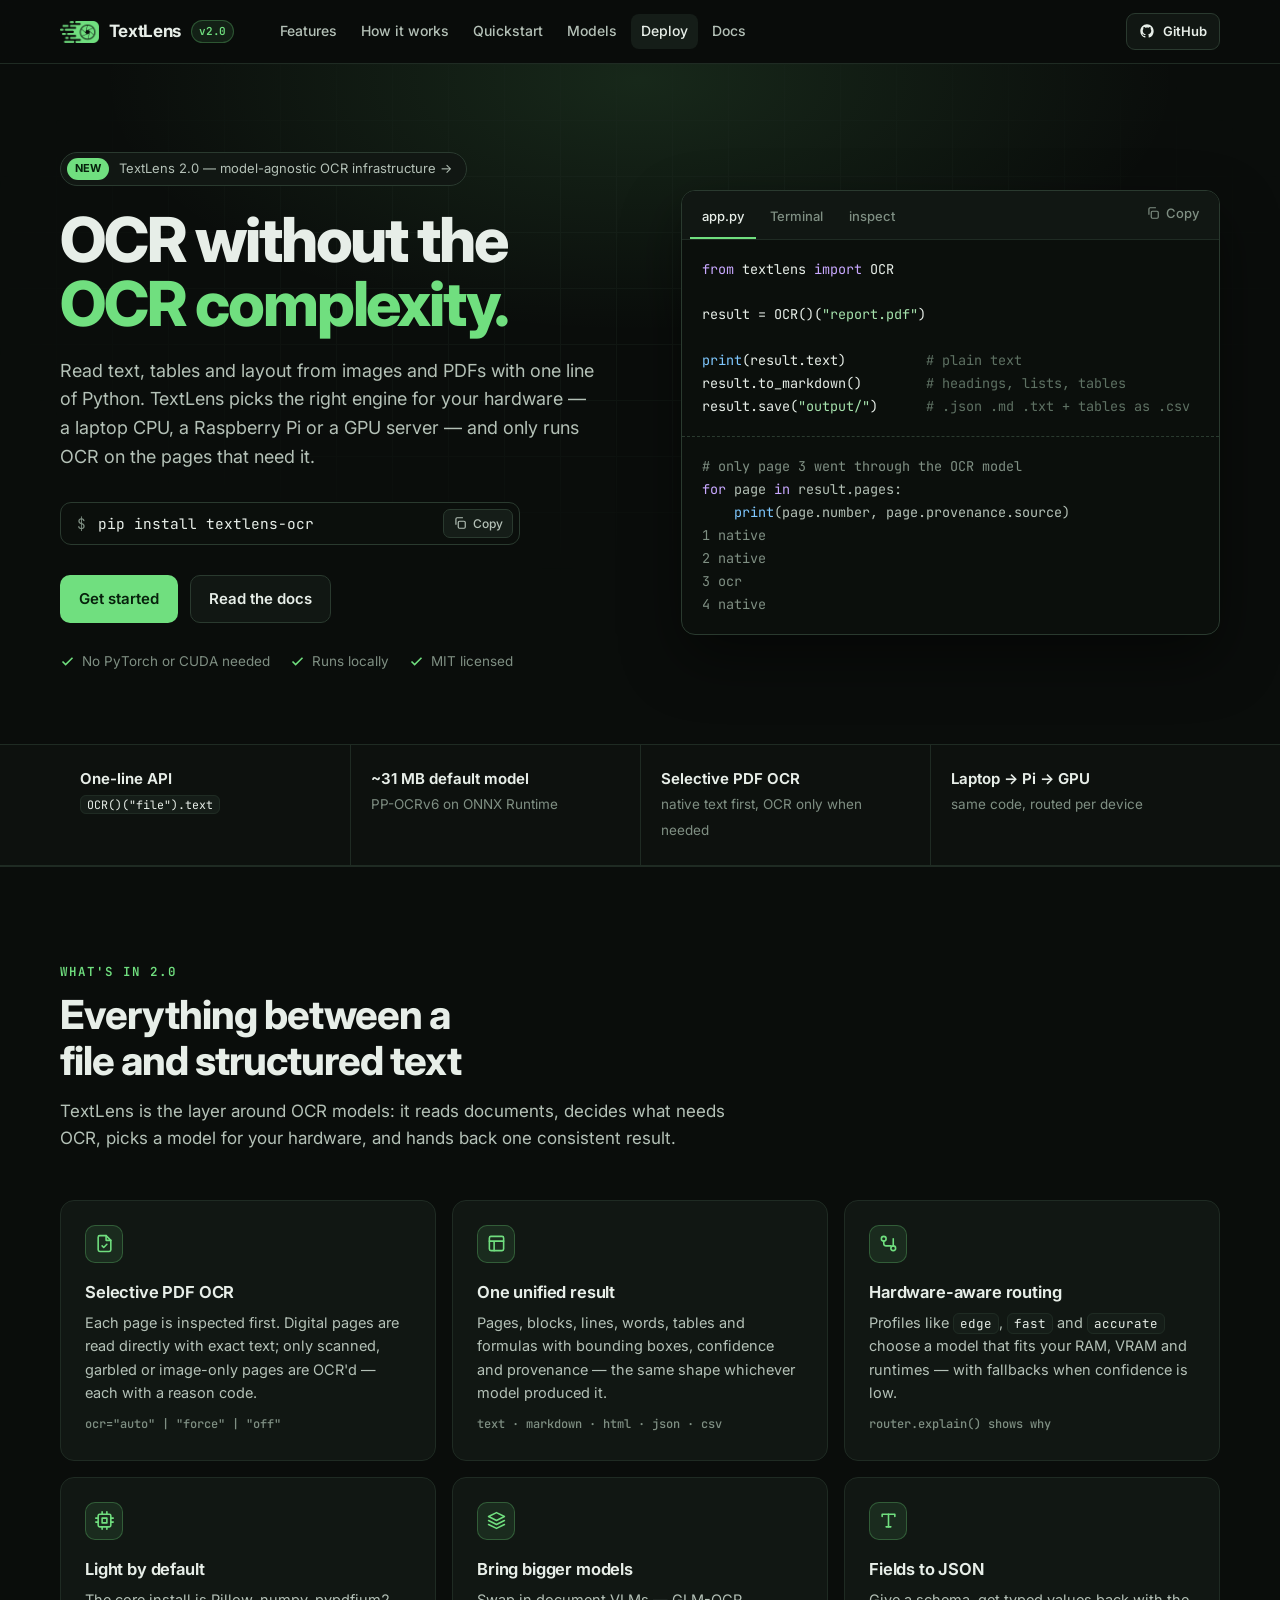
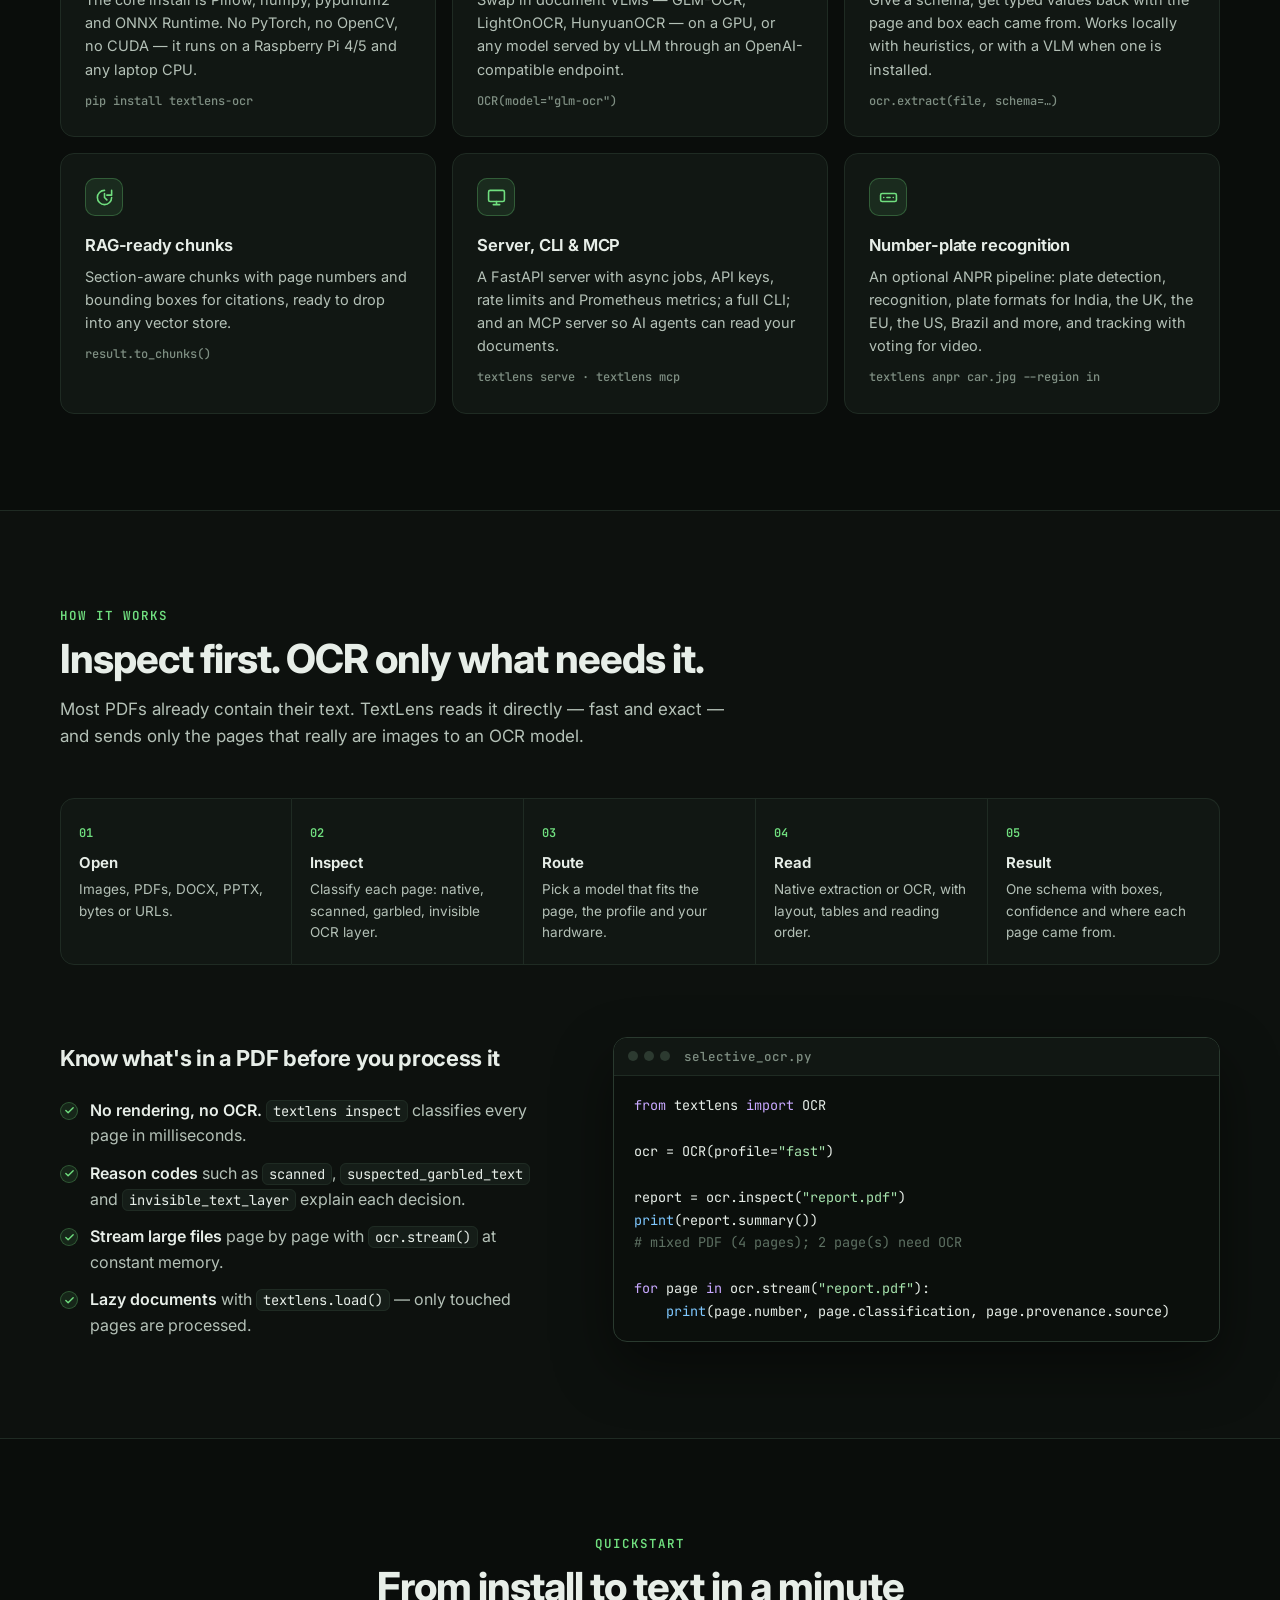
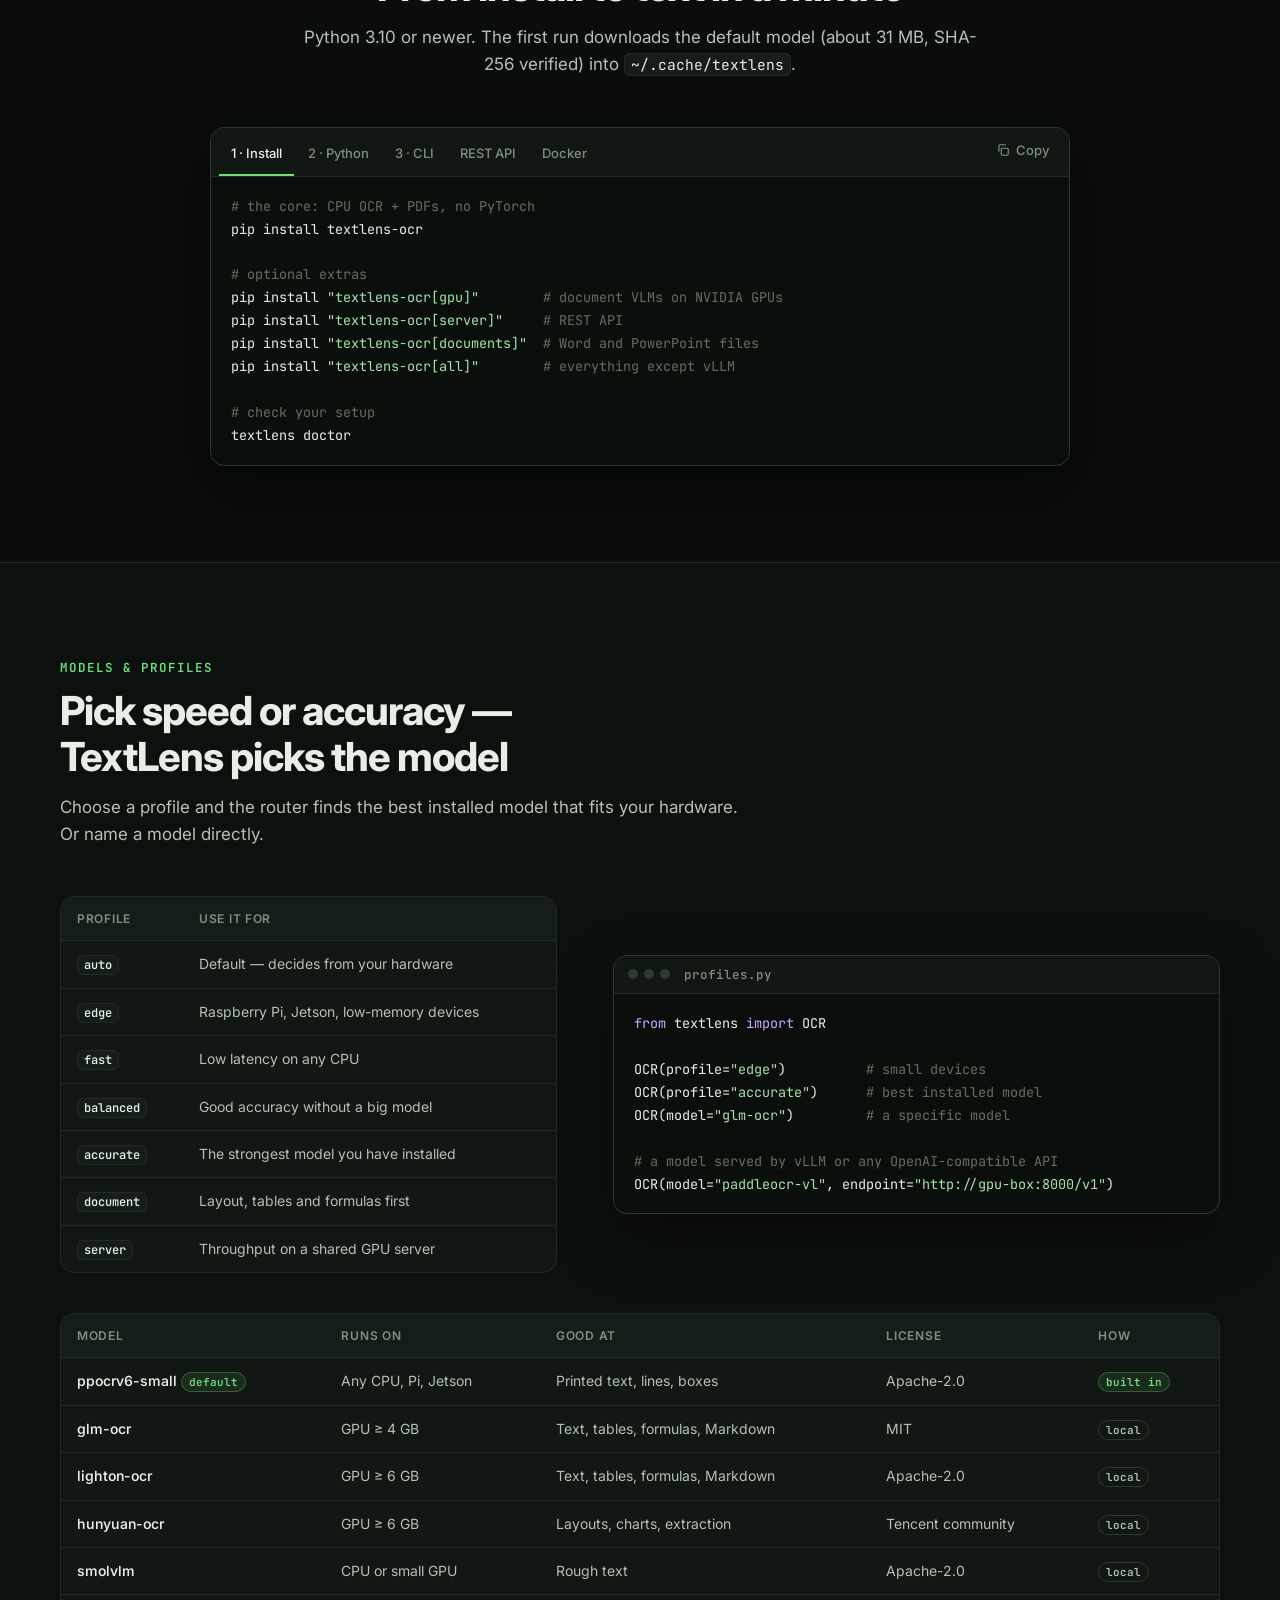
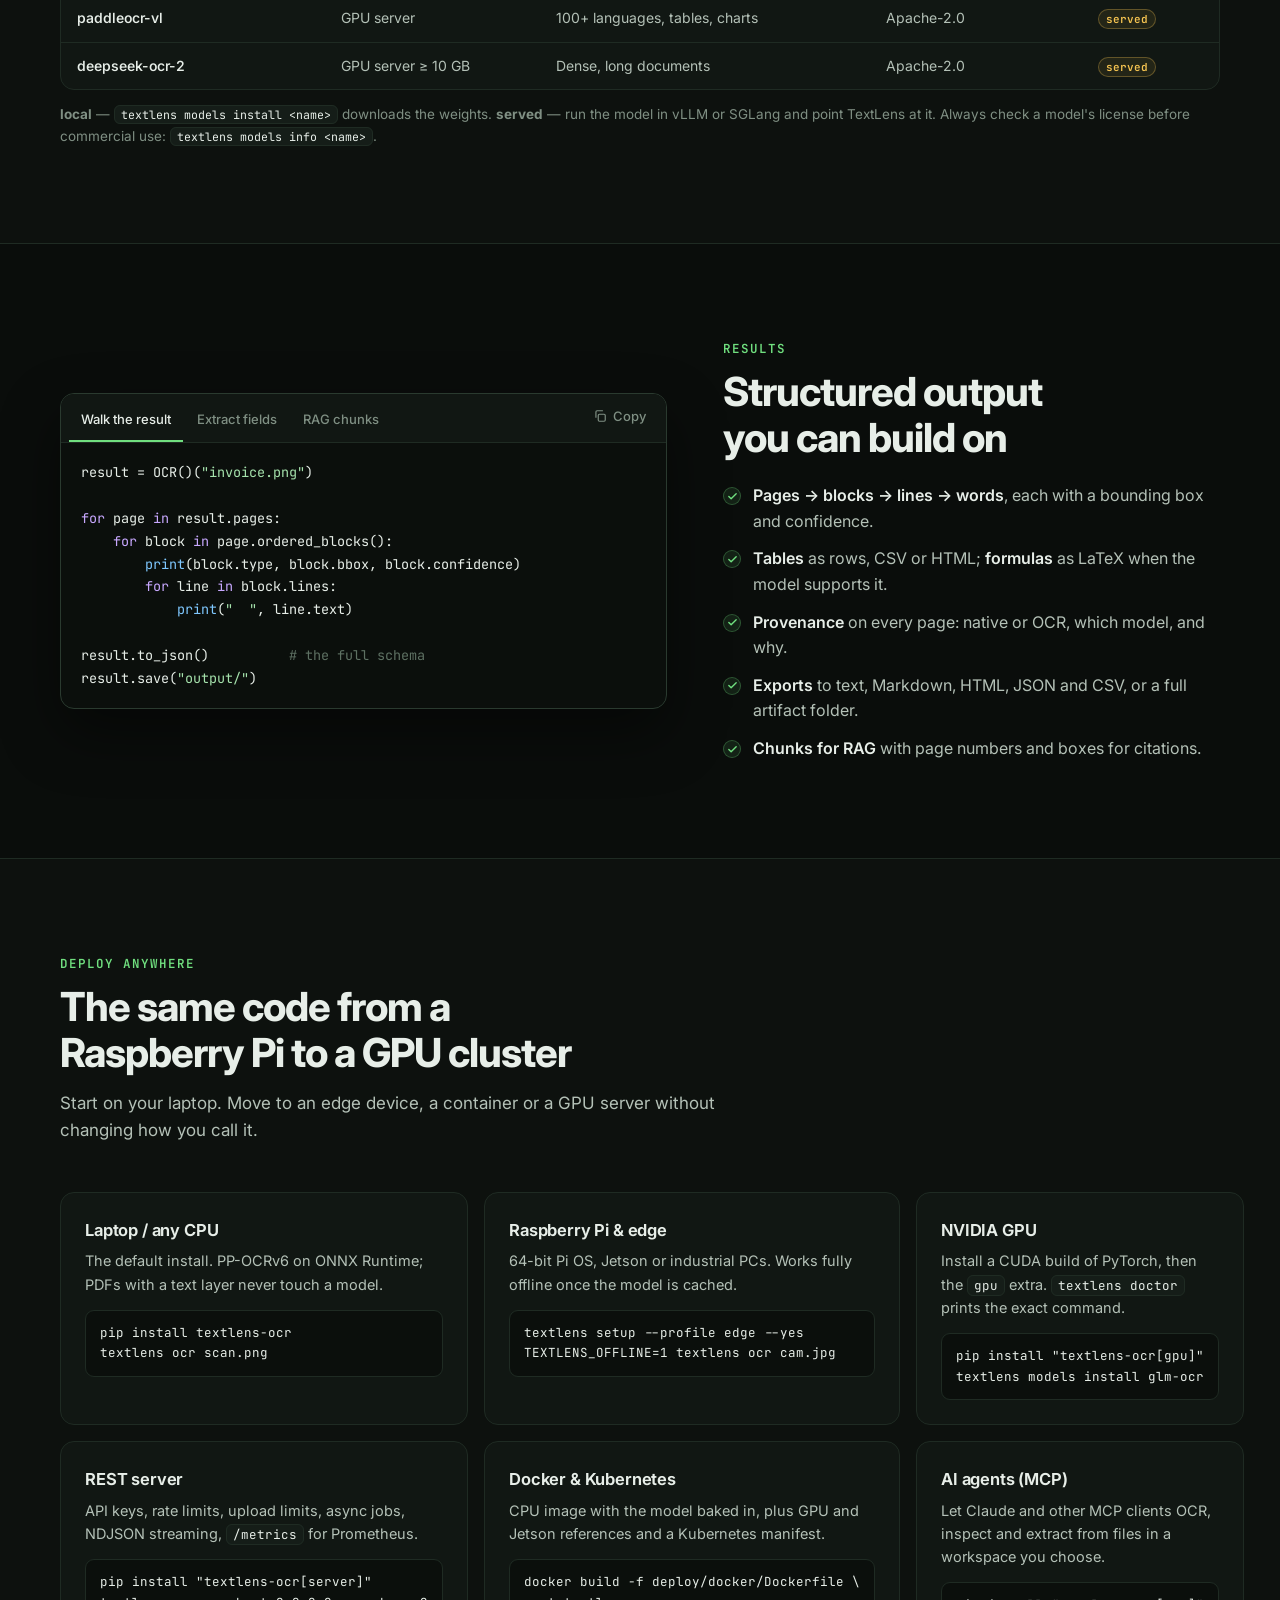
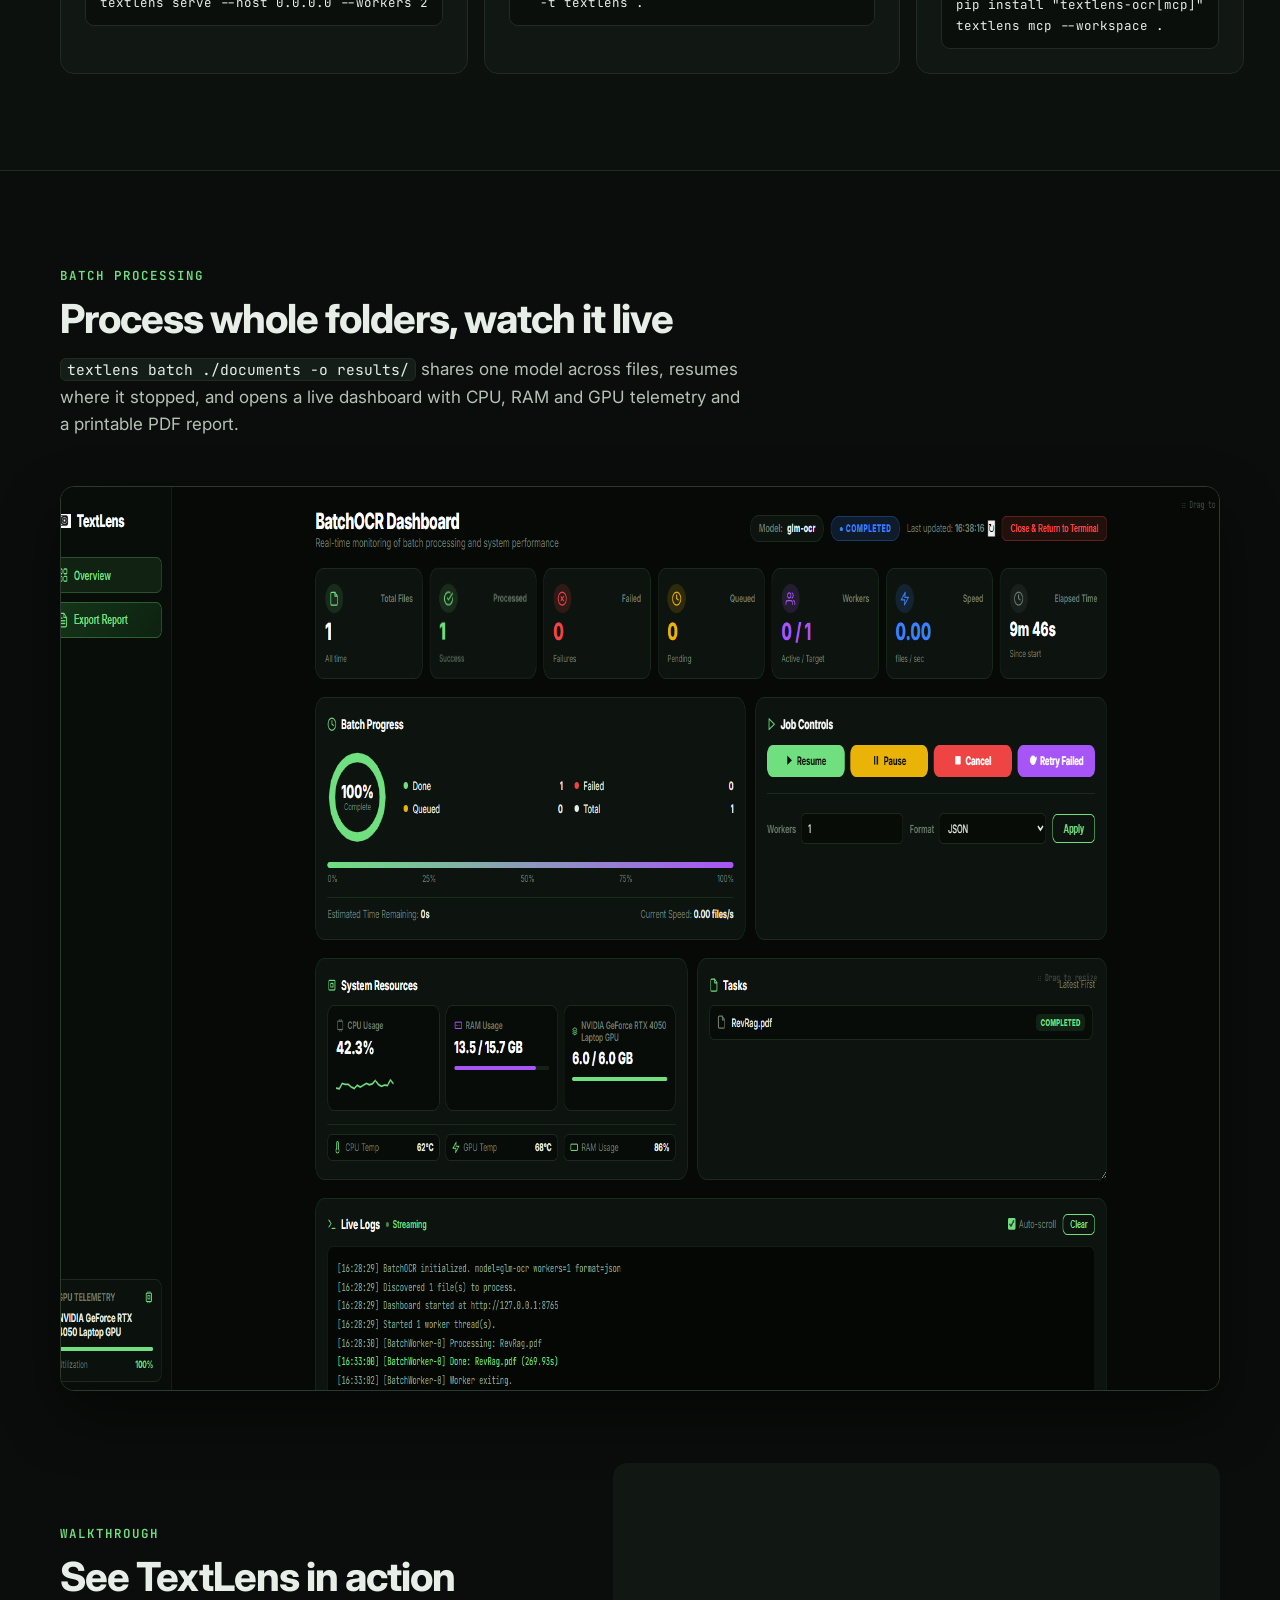
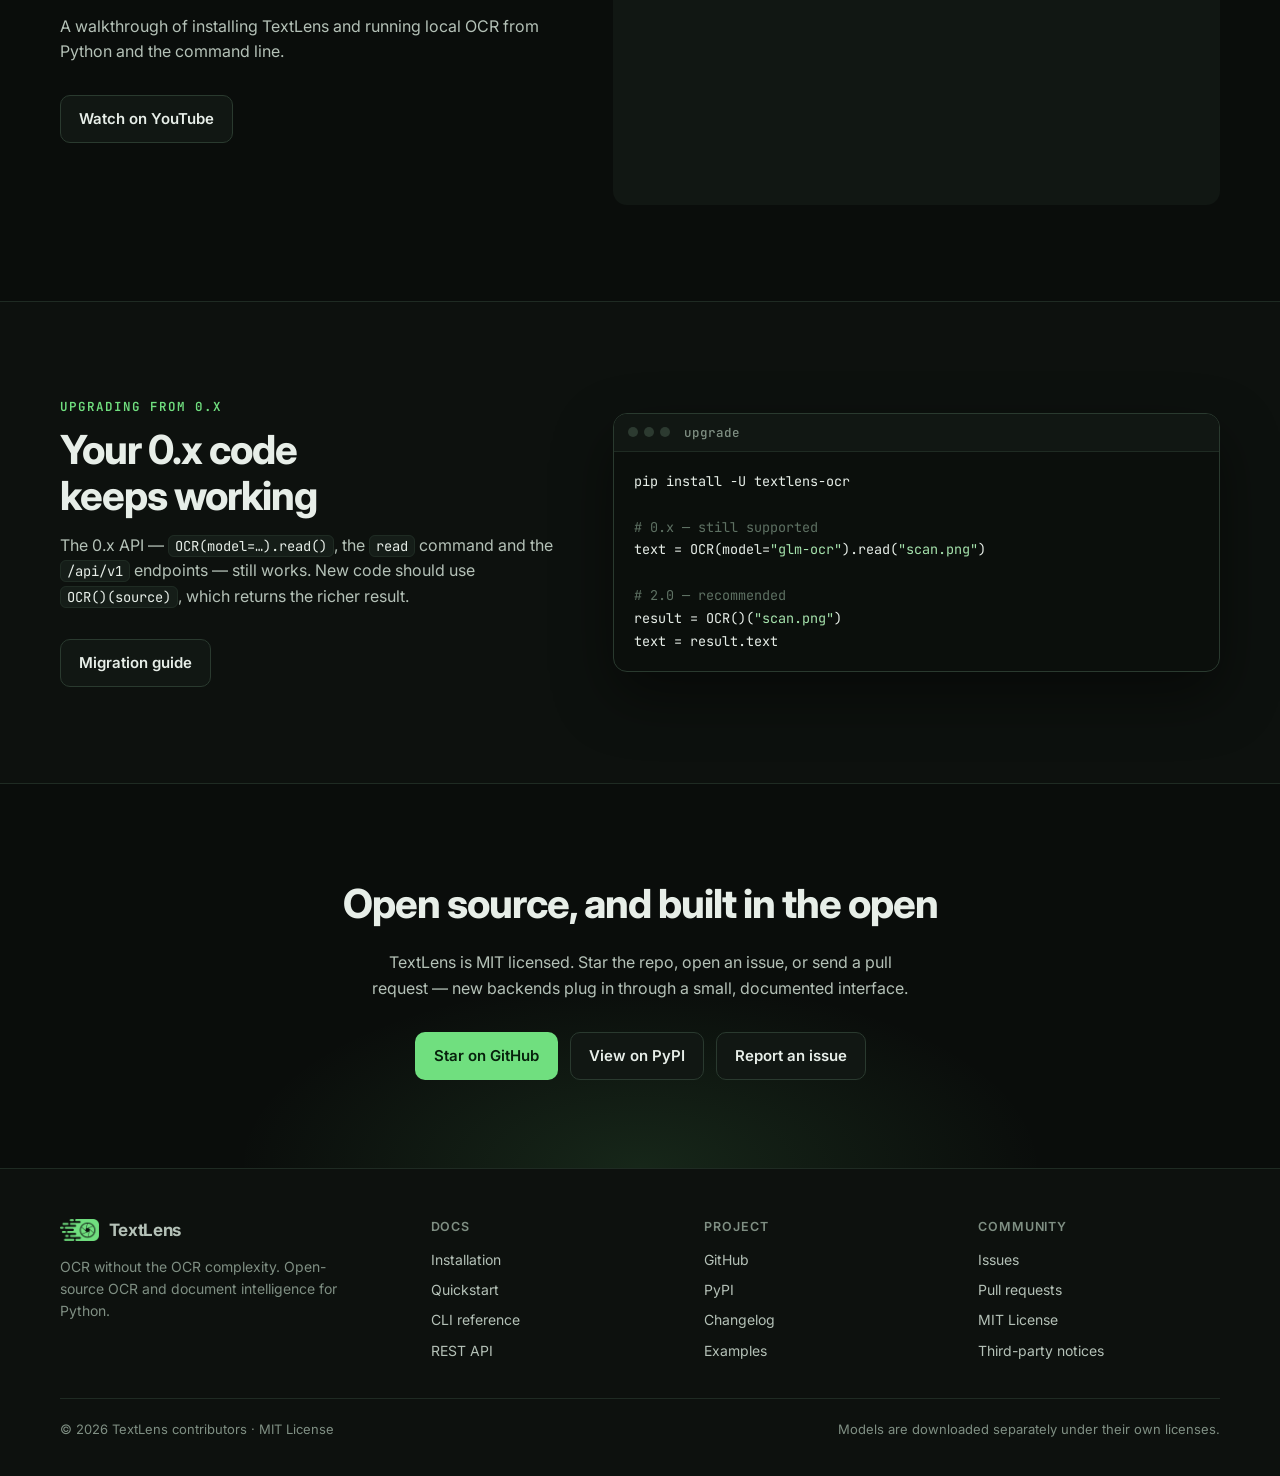
<file: website/index.html>
<!DOCTYPE html>
<html lang="en">
<head>
  <meta charset="UTF-8" />
  <meta name="viewport" content="width=device-width, initial-scale=1" />
  <title>TextLens — OCR without the OCR complexity</title>
  <meta name="description" content="TextLens is an open-source Python library for OCR and document intelligence. One line of Python reads images and PDFs on a laptop, a Raspberry Pi or a GPU server. Selective PDF OCR, a unified result schema, model routing, REST API and CLI." />
  <meta name="keywords" content="ocr, python ocr, pdf ocr, document ai, pp-ocr, onnx, glm-ocr, rag, edge ai, raspberry pi ocr, textlens" />
  <meta name="theme-color" content="#0a0d0b" />
  <link rel="canonical" href="https://textlens-website.vercel.app/" />
  <meta property="og:type" content="website" />
  <meta property="og:title" content="TextLens — OCR without the OCR complexity" />
  <meta property="og:description" content="Open-source OCR for Python. pip install textlens-ocr, then OCR()(&quot;file.pdf&quot;).text. Runs on CPU, edge devices and GPUs." />
  <meta property="og:url" content="https://textlens-website.vercel.app/" />
  <meta property="og:image" content="https://textlens-website.vercel.app/assets/Textlens-Favi.png" />
  <link rel="icon" type="image/png" href="assets/favicon-mark.png" />
  <link rel="apple-touch-icon" href="assets/Textlens-Favi.png" />
  <link rel="preconnect" href="https://fonts.googleapis.com" />
  <link rel="preconnect" href="https://fonts.gstatic.com" crossorigin />
  <link href="https://fonts.googleapis.com/css2?family=Inter:wght@400;500;600;700;800&family=JetBrains+Mono:wght@400;500;600&display=swap" rel="stylesheet" />
  <link rel="stylesheet" href="styles.css" />
</head>
<body>

<header class="site-header">
  <div class="container header-inner">
    <a class="brand" href="./" aria-label="TextLens home">
      <img src="assets/mark.png" alt="" width="39" height="22" />
      TextLens
      <span class="version-pill" data-pypi-version>v2.0</span>
    </a>
    <nav class="nav" id="nav" aria-label="Main">
      <a href="#features">Features</a>
      <a href="#how">How it works</a>
      <a href="#quickstart">Quickstart</a>
      <a href="#models">Models</a>
      <a href="#deploy">Deploy</a>
      <a href="docs.html">Docs</a>
    </nav>
    <div class="header-actions">
      <a class="gh-button" href="https://github.com/Srevarshan05/textlens" target="_blank" rel="noopener">
        <svg viewBox="0 0 24 24" fill="currentColor" aria-hidden="true"><path d="M12 2C6.48 2 2 6.58 2 12.23c0 4.52 2.87 8.35 6.84 9.7.5.1.68-.22.68-.49l-.01-1.89c-2.78.62-3.37-1.2-3.37-1.2-.45-1.18-1.11-1.49-1.11-1.49-.91-.64.07-.63.07-.63 1.01.07 1.54 1.06 1.54 1.06.9 1.57 2.35 1.12 2.92.85.09-.67.35-1.12.64-1.38-2.22-.26-4.56-1.14-4.56-5.07 0-1.12.39-2.03 1.03-2.75-.1-.26-.45-1.31.1-2.73 0 0 .84-.27 2.75 1.05A9.28 9.28 0 0 1 12 6.9c.85 0 1.71.12 2.51.34 1.91-1.32 2.75-1.05 2.75-1.05.55 1.42.2 2.47.1 2.73.64.72 1.03 1.63 1.03 2.75 0 3.94-2.34 4.8-4.57 5.06.36.32.68.93.68 1.88l-.01 2.78c0 .27.18.59.69.49A10.25 10.25 0 0 0 22 12.23C22 6.58 17.52 2 12 2Z"/></svg>
        GitHub <span class="gh-stars" data-gh-stars></span>
      </a>
      <button class="menu-toggle" aria-label="Open menu" aria-expanded="false" aria-controls="nav">
        <svg viewBox="0 0 24 24" fill="none" stroke="currentColor" stroke-width="2" stroke-linecap="round"><path d="M4 7h16M4 12h16M4 17h16"/></svg>
      </button>
    </div>
  </div>
</header>

<main>

  <!-- Hero -->
  <section class="hero">
    <div class="container hero-grid">
      <div>
        <a class="announce" href="https://github.com/Srevarshan05/textlens/blob/main/CHANGELOG.md" target="_blank" rel="noopener">
          <b>NEW</b> TextLens 2.0 — model-agnostic OCR infrastructure &rarr;
        </a>
        <h1>OCR without the<br /><span class="accent">OCR complexity.</span></h1>
        <p class="lead">
          Read text, tables and layout from images and PDFs with one line of Python.
          TextLens picks the right engine for your hardware — a laptop CPU, a Raspberry Pi or a GPU server —
          and only runs OCR on the pages that need it.
        </p>
        <div class="install">
          <span class="prompt">$</span>
          <code id="install-cmd">pip install textlens-ocr</code>
          <button class="copy-btn" data-copy="#install-cmd" aria-label="Copy install command">
            <svg viewBox="0 0 24 24" fill="none" stroke="currentColor" stroke-width="2"><rect x="9" y="9" width="12" height="12" rx="2"/><path d="M5 15V5a2 2 0 0 1 2-2h10"/></svg>
            <span>Copy</span>
          </button>
        </div>
        <div class="hero-actions">
          <a class="btn btn-primary" href="#quickstart">Get started</a>
          <a class="btn btn-ghost" href="docs.html">Read the docs</a>
        </div>
        <div class="hero-meta">
          <span><svg viewBox="0 0 24 24" fill="none" stroke="currentColor" stroke-width="2.5"><polyline points="20 6 9 17 4 12"/></svg>No PyTorch or CUDA needed</span>
          <span><svg viewBox="0 0 24 24" fill="none" stroke="currentColor" stroke-width="2.5"><polyline points="20 6 9 17 4 12"/></svg>Runs locally</span>
          <span><svg viewBox="0 0 24 24" fill="none" stroke="currentColor" stroke-width="2.5"><polyline points="20 6 9 17 4 12"/></svg>MIT licensed</span>
        </div>
      </div>

      <div class="window" data-tabs>
        <div class="tabs" role="tablist">
          <button role="tab" aria-selected="true" data-tab="py">app.py</button>
          <button role="tab" aria-selected="false" data-tab="cli">Terminal</button>
          <button role="tab" aria-selected="false" data-tab="inspect">inspect</button>
          <button class="copy-btn" data-copy-active aria-label="Copy code">
            <svg viewBox="0 0 24 24" fill="none" stroke="currentColor" stroke-width="2"><rect x="9" y="9" width="12" height="12" rx="2"/><path d="M5 15V5a2 2 0 0 1 2-2h10"/></svg>
            <span>Copy</span>
          </button>
        </div>
        <div data-panel="py">
<pre data-code><span class="k">from</span> textlens <span class="k">import</span> OCR

result = OCR()(<span class="s">"report.pdf"</span>)

<span class="f">print</span>(result.text)          <span class="c"># plain text</span>
result.to_markdown()        <span class="c"># headings, lists, tables</span>
result.save(<span class="s">"output/"</span>)      <span class="c"># .json .md .txt + tables as .csv</span></pre>
<pre class="output"><span class="dim"># only page 3 went through the OCR model</span>
<span class="k">for</span> page <span class="k">in</span> result.pages:
    <span class="f">print</span>(page.number, page.provenance.source)
<span class="dim">1 native
2 native
3 ocr
4 native</span></pre>
        </div>
        <div data-panel="cli" hidden>
<pre data-code><span class="p">$ </span>textlens ocr report.pdf -f markdown</pre>
<pre class="output"># Quarterly Report

## Summary

Revenue grew 12% year over year.
Operating costs were flat.

| Region | Q1 | Q2 |
|---|---|---|
| North | 120 | 135 |
| South | 98 | 110 |

Signed delivery note
Received in good condition
<span class="dim">…</span>
<span class="ok">report.pdf: 4 page(s) {'native': 3, 'ocr': 1} · confidence 0.998</span></pre>
        </div>
        <div data-panel="inspect" hidden>
<pre data-code><span class="p">$ </span>textlens inspect report.pdf</pre>
<pre class="output"><span class="dim">Page  Kind     OCR  Reasons               Tables</span>
   1  native   no   -
   2  native   no   -                       <span class="ok">✓</span>
   3  scanned  <span class="w">yes</span>  scanned
   4  scanned  <span class="w">yes</span>  invisible_text_layer

mixed PDF (4 pages); 2 page(s) need OCR
<span class="ok">Pages needing OCR: 3-4 — everything else is extracted natively.</span></pre>
        </div>
      </div>
    </div>
  </section>

  <div class="strip">
    <div class="container strip-grid">
      <div><strong>One-line API</strong><span><code>OCR()("file").text</code></span></div>
      <div><strong>~31 MB default model</strong><span>PP-OCRv6 on ONNX Runtime</span></div>
      <div><strong>Selective PDF OCR</strong><span>native text first, OCR only when needed</span></div>
      <div><strong>Laptop → Pi → GPU</strong><span>same code, routed per device</span></div>
    </div>
  </div>

  <!-- Features -->
  <section class="section" id="features">
    <div class="container">
      <div class="section-head reveal">
        <p class="eyebrow">What's in 2.0</p>
        <h2>Everything between a file and structured text</h2>
        <p>TextLens is the layer around OCR models: it reads documents, decides what needs OCR, picks a model for your hardware, and hands back one consistent result.</p>
      </div>
      <div class="grid grid-3">
        <article class="card reveal">
          <div class="icon"><svg viewBox="0 0 24 24" fill="none" stroke="currentColor" stroke-width="2" stroke-linecap="round" stroke-linejoin="round"><path d="M14 2H6a2 2 0 0 0-2 2v16a2 2 0 0 0 2 2h12a2 2 0 0 0 2-2V8z"/><path d="M14 2v6h6"/><path d="m9 15 2 2 4-4"/></svg></div>
          <h3>Selective PDF OCR</h3>
          <p>Each page is inspected first. Digital pages are read directly with exact text; only scanned, garbled or image-only pages are OCR'd — each with a reason code.</p>
          <span class="tag">ocr="auto" | "force" | "off"</span>
        </article>
        <article class="card reveal">
          <div class="icon"><svg viewBox="0 0 24 24" fill="none" stroke="currentColor" stroke-width="2" stroke-linecap="round" stroke-linejoin="round"><rect x="3" y="3" width="18" height="18" rx="2"/><path d="M3 9h18M9 21V9"/></svg></div>
          <h3>One unified result</h3>
          <p>Pages, blocks, lines, words, tables and formulas with bounding boxes, confidence and provenance — the same shape whichever model produced it.</p>
          <span class="tag">text · markdown · html · json · csv</span>
        </article>
        <article class="card reveal">
          <div class="icon"><svg viewBox="0 0 24 24" fill="none" stroke="currentColor" stroke-width="2" stroke-linecap="round" stroke-linejoin="round"><circle cx="6" cy="6" r="3"/><circle cx="18" cy="18" r="3"/><path d="M6 9v3a3 3 0 0 0 3 3h6"/><path d="M18 15V6"/></svg></div>
          <h3>Hardware-aware routing</h3>
          <p>Profiles like <code>edge</code>, <code>fast</code> and <code>accurate</code> choose a model that fits your RAM, VRAM and runtimes — with fallbacks when confidence is low.</p>
          <span class="tag">router.explain() shows why</span>
        </article>
        <article class="card reveal">
          <div class="icon"><svg viewBox="0 0 24 24" fill="none" stroke="currentColor" stroke-width="2" stroke-linecap="round" stroke-linejoin="round"><rect x="4" y="4" width="16" height="16" rx="2"/><rect x="9" y="9" width="6" height="6"/><path d="M9 1v3M15 1v3M9 20v3M15 20v3M20 9h3M20 14h3M1 9h3M1 14h3"/></svg></div>
          <h3>Light by default</h3>
          <p>The core install is Pillow, numpy, pypdfium2 and ONNX Runtime. No PyTorch, no OpenCV, no CUDA — it runs on a Raspberry Pi 4/5 and any laptop CPU.</p>
          <span class="tag">pip install textlens-ocr</span>
        </article>
        <article class="card reveal">
          <div class="icon"><svg viewBox="0 0 24 24" fill="none" stroke="currentColor" stroke-width="2" stroke-linecap="round" stroke-linejoin="round"><path d="M12 2 2 7l10 5 10-5-10-5Z"/><path d="m2 17 10 5 10-5"/><path d="m2 12 10 5 10-5"/></svg></div>
          <h3>Bring bigger models</h3>
          <p>Swap in document VLMs — GLM-OCR, LightOnOCR, HunyuanOCR — on a GPU, or any model served by vLLM through an OpenAI-compatible endpoint.</p>
          <span class="tag">OCR(model="glm-ocr")</span>
        </article>
        <article class="card reveal">
          <div class="icon"><svg viewBox="0 0 24 24" fill="none" stroke="currentColor" stroke-width="2" stroke-linecap="round" stroke-linejoin="round"><path d="M4 7V4h16v3"/><path d="M9 20h6"/><path d="M12 4v16"/></svg></div>
          <h3>Fields to JSON</h3>
          <p>Give a schema, get typed values back with the page and box each came from. Works locally with heuristics, or with a VLM when one is installed.</p>
          <span class="tag">ocr.extract(file, schema=…)</span>
        </article>
        <article class="card reveal">
          <div class="icon"><svg viewBox="0 0 24 24" fill="none" stroke="currentColor" stroke-width="2" stroke-linecap="round" stroke-linejoin="round"><path d="M21 12a9 9 0 1 1-9-9"/><path d="M21 3v6h-6"/><path d="M12 7v5l3 3"/></svg></div>
          <h3>RAG-ready chunks</h3>
          <p>Section-aware chunks with page numbers and bounding boxes for citations, ready to drop into any vector store.</p>
          <span class="tag">result.to_chunks()</span>
        </article>
        <article class="card reveal">
          <div class="icon"><svg viewBox="0 0 24 24" fill="none" stroke="currentColor" stroke-width="2" stroke-linecap="round" stroke-linejoin="round"><rect x="2" y="3" width="20" height="14" rx="2"/><path d="M8 21h8M12 17v4"/></svg></div>
          <h3>Server, CLI &amp; MCP</h3>
          <p>A FastAPI server with async jobs, API keys, rate limits and Prometheus metrics; a full CLI; and an MCP server so AI agents can read your documents.</p>
          <span class="tag">textlens serve · textlens mcp</span>
        </article>
        <article class="card reveal">
          <div class="icon"><svg viewBox="0 0 24 24" fill="none" stroke="currentColor" stroke-width="2" stroke-linecap="round" stroke-linejoin="round"><rect x="2" y="7" width="20" height="10" rx="2"/><path d="M6 12h.01M10 12h4M18 12h.01"/></svg></div>
          <h3>Number-plate recognition</h3>
          <p>An optional ANPR pipeline: plate detection, recognition, plate formats for India, the UK, the EU, the US, Brazil and more, and tracking with voting for video.</p>
          <span class="tag">textlens anpr car.jpg --region in</span>
        </article>
      </div>
    </div>
  </section>

  <!-- How it works -->
  <section class="section alt" id="how">
    <div class="container">
      <div class="section-head reveal">
        <p class="eyebrow">How it works</p>
        <h2>Inspect first. OCR only what needs it.</h2>
        <p>Most PDFs already contain their text. TextLens reads it directly — fast and exact — and sends only the pages that really are images to an OCR model.</p>
      </div>
      <div class="pipeline reveal">
        <div class="step"><span class="num">01</span><h4>Open</h4><p>Images, PDFs, DOCX, PPTX, bytes or URLs.</p></div>
        <div class="step"><span class="num">02</span><h4>Inspect</h4><p>Classify each page: native, scanned, garbled, invisible OCR layer.</p></div>
        <div class="step"><span class="num">03</span><h4>Route</h4><p>Pick a model that fits the page, the profile and your hardware.</p></div>
        <div class="step"><span class="num">04</span><h4>Read</h4><p>Native extraction or OCR, with layout, tables and reading order.</p></div>
        <div class="step"><span class="num">05</span><h4>Result</h4><p>One schema with boxes, confidence and where each page came from.</p></div>
      </div>

      <div class="split" style="margin-top:72px">
        <div class="reveal">
          <h3 style="font-size:22px;letter-spacing:-.015em">Know what's in a PDF before you process it</h3>
          <ul class="checklist">
            <li><b>No rendering, no OCR.</b> <code>textlens inspect</code> classifies every page in milliseconds.</li>
            <li><b>Reason codes</b> such as <code>scanned</code>, <code>suspected_garbled_text</code> and <code>invisible_text_layer</code> explain each decision.</li>
            <li><b>Stream large files</b> page by page with <code>ocr.stream()</code> at constant memory.</li>
            <li><b>Lazy documents</b> with <code>textlens.load()</code> — only touched pages are processed.</li>
          </ul>
        </div>
        <div class="window reveal">
          <div class="window-bar"><div class="dots"><i></i><i></i><i></i></div><span class="window-title">selective_ocr.py</span></div>
<pre><span class="k">from</span> textlens <span class="k">import</span> OCR

ocr = OCR(profile=<span class="s">"fast"</span>)

report = ocr.inspect(<span class="s">"report.pdf"</span>)
<span class="f">print</span>(report.summary())
<span class="c"># mixed PDF (4 pages); 2 page(s) need OCR</span>

<span class="k">for</span> page <span class="k">in</span> ocr.stream(<span class="s">"report.pdf"</span>):
    <span class="f">print</span>(page.number, page.classification, page.provenance.source)</pre>
        </div>
      </div>
    </div>
  </section>

  <!-- Quickstart -->
  <section class="section" id="quickstart">
    <div class="container">
      <div class="section-head center reveal">
        <p class="eyebrow">Quickstart</p>
        <h2>From install to text in a minute</h2>
        <p>Python 3.10 or newer. The first run downloads the default model (about 31 MB, SHA-256 verified) into <code>~/.cache/textlens</code>.</p>
      </div>
      <div class="window reveal" data-tabs style="max-width:860px;margin-inline:auto">
        <div class="tabs" role="tablist">
          <button role="tab" aria-selected="true" data-tab="q-install">1 · Install</button>
          <button role="tab" aria-selected="false" data-tab="q-python">2 · Python</button>
          <button role="tab" aria-selected="false" data-tab="q-cli">3 · CLI</button>
          <button role="tab" aria-selected="false" data-tab="q-server">REST API</button>
          <button role="tab" aria-selected="false" data-tab="q-docker">Docker</button>
          <button class="copy-btn" data-copy-active aria-label="Copy code">
            <svg viewBox="0 0 24 24" fill="none" stroke="currentColor" stroke-width="2"><rect x="9" y="9" width="12" height="12" rx="2"/><path d="M5 15V5a2 2 0 0 1 2-2h10"/></svg>
            <span>Copy</span>
          </button>
        </div>
        <div data-panel="q-install">
<pre data-code><span class="c"># the core: CPU OCR + PDFs, no PyTorch</span>
pip install textlens-ocr

<span class="c"># optional extras</span>
pip install <span class="s">"textlens-ocr[gpu]"</span>        <span class="c"># document VLMs on NVIDIA GPUs</span>
pip install <span class="s">"textlens-ocr[server]"</span>     <span class="c"># REST API</span>
pip install <span class="s">"textlens-ocr[documents]"</span>  <span class="c"># Word and PowerPoint files</span>
pip install <span class="s">"textlens-ocr[all]"</span>        <span class="c"># everything except vLLM</span>

<span class="c"># check your setup</span>
textlens doctor</pre>
        </div>
        <div data-panel="q-python" hidden>
<pre data-code><span class="k">from</span> textlens <span class="k">import</span> OCR

ocr = OCR()                          <span class="c"># or OCR(profile="edge"), OCR(model="glm-ocr")</span>
result = ocr(<span class="s">"invoice.pdf"</span>)            <span class="c"># images, PDFs, DOCX, PPTX, bytes, URLs</span>

<span class="f">print</span>(result.text)
<span class="f">print</span>(result.to_markdown())
<span class="f">print</span>(result.confidence, result.page_count)

<span class="c"># tables</span>
<span class="k">for</span> table <span class="k">in</span> result.tables:
    <span class="f">print</span>(table.to_csv())

<span class="c"># many files at once</span>
<span class="k">for</span> r <span class="k">in</span> ocr.batch([<span class="s">"a.pdf"</span>, <span class="s">"b.png"</span>, <span class="s">"c.jpg"</span>]):
    <span class="f">print</span>(r.text[:80])</pre>
        </div>
        <div data-panel="q-cli" hidden>
<pre data-code>textlens ocr invoice.pdf                      <span class="c"># print the text</span>
textlens ocr invoice.pdf -f markdown -o invoice.md
textlens document report.pdf -o report.md     <span class="c"># structure-first Markdown</span>
textlens inspect report.pdf                   <span class="c"># which pages need OCR, and why</span>
textlens extract invoice.pdf -s <span class="s">"invoice_number,date,total"</span>
textlens batch ./documents -o results/        <span class="c"># whole folders</span>

textlens models list                          <span class="c"># catalog + install status</span>
textlens setup                                <span class="c"># guided: detect hardware, pick a profile</span>
textlens doctor                               <span class="c"># diagnose runtimes and model fit</span></pre>
        </div>
        <div data-panel="q-server" hidden>
<pre data-code>pip install <span class="s">"textlens-ocr[server]"</span>
TEXTLENS_API_KEYS=change-me textlens serve     <span class="c"># http://127.0.0.1:8000/docs</span>

curl -H <span class="s">"X-API-Key: change-me"</span> -F file=@scan.pdf localhost:8000/ocr
curl -H <span class="s">"X-API-Key: change-me"</span> -F file=@scan.pdf -F format=markdown localhost:8000/ocr
curl -H <span class="s">"X-API-Key: change-me"</span> -F file=@invoice.pdf \
     -F <span class="s">'schema={"total":"float","date":"date"}'</span> localhost:8000/extract

<span class="c"># large files: async job</span>
curl -H <span class="s">"X-API-Key: change-me"</span> -F file=@big.pdf -F async=true localhost:8000/ocr
curl -H <span class="s">"X-API-Key: change-me"</span> localhost:8000/jobs/&lt;job_id&gt;</pre>
        </div>
        <div data-panel="q-docker" hidden>
<pre data-code>git clone https://github.com/Srevarshan05/textlens.git
cd textlens

<span class="c"># CPU image: server + PP-OCRv6 baked in, no PyTorch</span>
docker build -f deploy/docker/Dockerfile -t textlens .
docker run -p 8000:8000 -e TEXTLENS_API_KEYS=change-me textlens

<span class="c"># GPU and Jetson references: deploy/docker/Dockerfile.gpu, Dockerfile.jetson</span>
<span class="c"># Kubernetes: deploy/kubernetes/textlens.yaml</span></pre>
        </div>
      </div>
    </div>
  </section>

  <!-- Models & profiles -->
  <section class="section alt" id="models">
    <div class="container">
      <div class="section-head reveal">
        <p class="eyebrow">Models &amp; profiles</p>
        <h2>Pick speed or accuracy — TextLens picks the model</h2>
        <p>Choose a profile and the router finds the best installed model that fits your hardware. Or name a model directly.</p>
      </div>

      <div class="split">
        <div class="table-wrap reveal">
          <table>
            <thead><tr><th>Profile</th><th>Use it for</th></tr></thead>
            <tbody>
              <tr><td><code>auto</code></td><td>Default — decides from your hardware</td></tr>
              <tr><td><code>edge</code></td><td>Raspberry Pi, Jetson, low-memory devices</td></tr>
              <tr><td><code>fast</code></td><td>Low latency on any CPU</td></tr>
              <tr><td><code>balanced</code></td><td>Good accuracy without a big model</td></tr>
              <tr><td><code>accurate</code></td><td>The strongest model you have installed</td></tr>
              <tr><td><code>document</code></td><td>Layout, tables and formulas first</td></tr>
              <tr><td><code>server</code></td><td>Throughput on a shared GPU server</td></tr>
            </tbody>
          </table>
        </div>
        <div class="window reveal">
          <div class="window-bar"><div class="dots"><i></i><i></i><i></i></div><span class="window-title">profiles.py</span></div>
<pre><span class="k">from</span> textlens <span class="k">import</span> OCR

OCR(profile=<span class="s">"edge"</span>)          <span class="c"># small devices</span>
OCR(profile=<span class="s">"accurate"</span>)      <span class="c"># best installed model</span>
OCR(model=<span class="s">"glm-ocr"</span>)         <span class="c"># a specific model</span>

<span class="c"># a model served by vLLM or any OpenAI-compatible API</span>
OCR(model=<span class="s">"paddleocr-vl"</span>, endpoint=<span class="s">"http://gpu-box:8000/v1"</span>)</pre>
        </div>
      </div>

      <div class="table-wrap reveal" style="margin-top:40px">
        <table>
          <thead><tr><th>Model</th><th>Runs on</th><th>Good at</th><th>License</th><th>How</th></tr></thead>
          <tbody>
            <tr><td>ppocrv6-small <span class="badge green">default</span></td><td>Any CPU, Pi, Jetson</td><td>Printed text, lines, boxes</td><td>Apache-2.0</td><td><span class="badge green">built in</span></td></tr>
            <tr><td>glm-ocr</td><td>GPU ≥ 4 GB</td><td>Text, tables, formulas, Markdown</td><td>MIT</td><td><span class="badge">local</span></td></tr>
            <tr><td>lighton-ocr</td><td>GPU ≥ 6 GB</td><td>Text, tables, formulas, Markdown</td><td>Apache-2.0</td><td><span class="badge">local</span></td></tr>
            <tr><td>hunyuan-ocr</td><td>GPU ≥ 6 GB</td><td>Layouts, charts, extraction</td><td>Tencent community</td><td><span class="badge">local</span></td></tr>
            <tr><td>smolvlm</td><td>CPU or small GPU</td><td>Rough text</td><td>Apache-2.0</td><td><span class="badge">local</span></td></tr>
            <tr><td>paddleocr-vl</td><td>GPU server</td><td>100+ languages, tables, charts</td><td>Apache-2.0</td><td><span class="badge amber">served</span></td></tr>
            <tr><td>deepseek-ocr-2</td><td>GPU server ≥ 10 GB</td><td>Dense, long documents</td><td>Apache-2.0</td><td><span class="badge amber">served</span></td></tr>
          </tbody>
        </table>
      </div>
      <p class="note reveal"><b>local</b> — <code>textlens models install &lt;name&gt;</code> downloads the weights. <b>served</b> — run the model in vLLM or SGLang and point TextLens at it. Always check a model's license before commercial use: <code>textlens models info &lt;name&gt;</code>.</p>
    </div>
  </section>

  <!-- Results -->
  <section class="section" id="results">
    <div class="container split reverse">
      <div class="reveal">
        <p class="eyebrow">Results</p>
        <h2>Structured output you can build on</h2>
        <ul class="checklist">
          <li><b>Pages → blocks → lines → words</b>, each with a bounding box and confidence.</li>
          <li><b>Tables</b> as rows, CSV or HTML; <b>formulas</b> as LaTeX when the model supports it.</li>
          <li><b>Provenance</b> on every page: native or OCR, which model, and why.</li>
          <li><b>Exports</b> to text, Markdown, HTML, JSON and CSV, or a full artifact folder.</li>
          <li><b>Chunks for RAG</b> with page numbers and boxes for citations.</li>
        </ul>
      </div>
      <div class="window reveal" data-tabs>
        <div class="tabs" role="tablist">
          <button role="tab" aria-selected="true" data-tab="r-walk">Walk the result</button>
          <button role="tab" aria-selected="false" data-tab="r-extract">Extract fields</button>
          <button role="tab" aria-selected="false" data-tab="r-rag">RAG chunks</button>
          <button class="copy-btn" data-copy-active aria-label="Copy code">
            <svg viewBox="0 0 24 24" fill="none" stroke="currentColor" stroke-width="2"><rect x="9" y="9" width="12" height="12" rx="2"/><path d="M5 15V5a2 2 0 0 1 2-2h10"/></svg>
            <span>Copy</span>
          </button>
        </div>
        <div data-panel="r-walk">
<pre data-code>result = OCR()(<span class="s">"invoice.png"</span>)

<span class="k">for</span> page <span class="k">in</span> result.pages:
    <span class="k">for</span> block <span class="k">in</span> page.ordered_blocks():
        <span class="f">print</span>(block.type, block.bbox, block.confidence)
        <span class="k">for</span> line <span class="k">in</span> block.lines:
            <span class="f">print</span>(<span class="s">"  "</span>, line.text)

result.to_json()          <span class="c"># the full schema</span>
result.save(<span class="s">"output/"</span>)</pre>
        </div>
        <div data-panel="r-extract" hidden>
<pre data-code>schema = {
    <span class="s">"vendor"</span>: <span class="s">"string"</span>,
    <span class="s">"invoice_number"</span>: <span class="s">"string"</span>,
    <span class="s">"date"</span>: <span class="s">"date"</span>,
    <span class="s">"total"</span>: <span class="s">"float"</span>,
}
ext = OCR().extract(<span class="s">"invoice.pdf"</span>, schema=schema)

<span class="f">print</span>(ext.data)                      <span class="c"># {"vendor": ..., "invoice_number": ..., "total": ...}</span>
<span class="f">print</span>(ext.fields[<span class="s">"total"</span>][<span class="s">"page"</span>])     <span class="c"># where it was found</span></pre>
        </div>
        <div data-panel="r-rag" hidden>
<pre data-code>result = OCR()(<span class="s">"handbook.pdf"</span>)
chunks = result.to_chunks(max_tokens=<span class="n">400</span>, overlap_tokens=<span class="n">40</span>)

<span class="k">for</span> c <span class="k">in</span> chunks:
    store.add(
        text=c.text,
        metadata={<span class="s">"pages"</span>: c.pages,
                  <span class="s">"section"</span>: <span class="s">" > "</span>.join(c.section),
                  <span class="s">"boxes"</span>: c.bboxes},   <span class="c"># for citations</span>
    )</pre>
        </div>
      </div>
    </div>
  </section>

  <!-- Deploy -->
  <section class="section alt deploy" id="deploy">
    <div class="container">
      <div class="section-head reveal">
        <p class="eyebrow">Deploy anywhere</p>
        <h2>The same code from a Raspberry Pi to a GPU cluster</h2>
        <p>Start on your laptop. Move to an edge device, a container or a GPU server without changing how you call it.</p>
      </div>
      <div class="grid grid-3">
        <article class="card reveal">
          <h3>Laptop / any CPU</h3>
          <p>The default install. PP-OCRv6 on ONNX Runtime; PDFs with a text layer never touch a model.</p>
<pre>pip install textlens-ocr
textlens ocr scan.png</pre>
        </article>
        <article class="card reveal">
          <h3>Raspberry Pi &amp; edge</h3>
          <p>64-bit Pi OS, Jetson or industrial PCs. Works fully offline once the model is cached.</p>
<pre>textlens setup --profile edge --yes
TEXTLENS_OFFLINE=1 textlens ocr cam.jpg</pre>
        </article>
        <article class="card reveal">
          <h3>NVIDIA GPU</h3>
          <p>Install a CUDA build of PyTorch, then the <code>gpu</code> extra. <code>textlens doctor</code> prints the exact command.</p>
<pre>pip install "textlens-ocr[gpu]"
textlens models install glm-ocr</pre>
        </article>
        <article class="card reveal">
          <h3>REST server</h3>
          <p>API keys, rate limits, upload limits, async jobs, NDJSON streaming, <code>/metrics</code> for Prometheus.</p>
<pre>pip install "textlens-ocr[server]"
textlens serve --host 0.0.0.0 --workers 2</pre>
        </article>
        <article class="card reveal">
          <h3>Docker &amp; Kubernetes</h3>
          <p>CPU image with the model baked in, plus GPU and Jetson references and a Kubernetes manifest.</p>
<pre>docker build -f deploy/docker/Dockerfile \
  -t textlens .</pre>
        </article>
        <article class="card reveal">
          <h3>AI agents (MCP)</h3>
          <p>Let Claude and other MCP clients OCR, inspect and extract from files in a workspace you choose.</p>
<pre>pip install "textlens-ocr[mcp]"
textlens mcp --workspace .</pre>
        </article>
      </div>
    </div>
  </section>

  <!-- Batch dashboard + video -->
  <section class="section" id="batch">
    <div class="container">
      <div class="section-head reveal">
        <p class="eyebrow">Batch processing</p>
        <h2>Process whole folders, watch it live</h2>
        <p><code>textlens batch ./documents -o results/</code> shares one model across files, resumes where it stopped, and opens a live dashboard with CPU, RAM and GPU telemetry and a printable PDF report.</p>
      </div>
      <div class="shot reveal">
        <img src="assets/batch-dashboard-screenshot.png" alt="TextLens batch dashboard showing jobs, live logs and hardware telemetry" width="1822" height="903" loading="lazy" />
      </div>
      <div class="split" style="margin-top:72px">
        <div class="reveal">
          <p class="eyebrow">Walkthrough</p>
          <h2>See TextLens in action</h2>
          <p style="color:var(--text-2);margin-top:14px">A walkthrough of installing TextLens and running local OCR from Python and the command line.</p>
          <div class="hero-actions"><a class="btn btn-ghost" href="https://www.youtube.com/watch?v=CGADrrqRZ7Q" target="_blank" rel="noopener">Watch on YouTube</a></div>
        </div>
        <iframe class="video reveal" src="https://www.youtube-nocookie.com/embed/CGADrrqRZ7Q" title="TextLens walkthrough" loading="lazy" allow="accelerometer; clipboard-write; encrypted-media; gyroscope; picture-in-picture" allowfullscreen></iframe>
      </div>
    </div>
  </section>

  <!-- Upgrade -->
  <section class="section alt" id="upgrade">
    <div class="container split">
      <div class="reveal">
        <p class="eyebrow">Upgrading from 0.x</p>
        <h2>Your 0.x code keeps working</h2>
        <p style="color:var(--text-2);margin-top:14px">The 0.x API — <code>OCR(model=…).read()</code>, the <code>read</code> command and the <code>/api/v1</code> endpoints — still works. New code should use <code>OCR()(source)</code>, which returns the richer result.</p>
        <div class="hero-actions"><a class="btn btn-ghost" href="https://github.com/Srevarshan05/textlens/blob/main/docs/migration.md" target="_blank" rel="noopener">Migration guide</a></div>
      </div>
      <div class="window reveal">
        <div class="window-bar"><div class="dots"><i></i><i></i><i></i></div><span class="window-title">upgrade</span></div>
<pre>pip install -U textlens-ocr

<span class="c"># 0.x — still supported</span>
text = OCR(model=<span class="s">"glm-ocr"</span>).read(<span class="s">"scan.png"</span>)

<span class="c"># 2.0 — recommended</span>
result = OCR()(<span class="s">"scan.png"</span>)
text = result.text</pre>
      </div>
    </div>
  </section>

  <!-- CTA -->
  <section class="cta">
    <div class="container">
      <h2>Open source, and built in the open</h2>
      <p>TextLens is MIT licensed. Star the repo, open an issue, or send a pull request — new backends plug in through a small, documented interface.</p>
      <div class="hero-actions">
        <a class="btn btn-primary" href="https://github.com/Srevarshan05/textlens" target="_blank" rel="noopener">Star on GitHub</a>
        <a class="btn btn-ghost" href="https://pypi.org/project/textlens-ocr/" target="_blank" rel="noopener">View on PyPI</a>
        <a class="btn btn-ghost" href="https://github.com/Srevarshan05/textlens/issues" target="_blank" rel="noopener">Report an issue</a>
      </div>
    </div>
  </section>
</main>

<footer class="site-footer">
  <div class="container">
    <div class="footer-grid">
      <div>
        <a class="brand" href="./"><img src="assets/mark.png" alt="" width="39" height="22" />TextLens</a>
        <p>OCR without the OCR complexity. Open-source OCR and document intelligence for Python.</p>
      </div>
      <div>
        <h5>Docs</h5>
        <ul>
          <li><a href="docs.html#install">Installation</a></li>
          <li><a href="docs.html#quickstart">Quickstart</a></li>
          <li><a href="docs.html#cli">CLI reference</a></li>
          <li><a href="docs.html#server">REST API</a></li>
        </ul>
      </div>
      <div>
        <h5>Project</h5>
        <ul>
          <li><a href="https://github.com/Srevarshan05/textlens" target="_blank" rel="noopener">GitHub</a></li>
          <li><a href="https://pypi.org/project/textlens-ocr/" target="_blank" rel="noopener">PyPI</a></li>
          <li><a href="https://github.com/Srevarshan05/textlens/blob/main/CHANGELOG.md" target="_blank" rel="noopener">Changelog</a></li>
          <li><a href="https://github.com/Srevarshan05/textlens/tree/main/examples" target="_blank" rel="noopener">Examples</a></li>
        </ul>
      </div>
      <div>
        <h5>Community</h5>
        <ul>
          <li><a href="https://github.com/Srevarshan05/textlens/issues" target="_blank" rel="noopener">Issues</a></li>
          <li><a href="https://github.com/Srevarshan05/textlens/pulls" target="_blank" rel="noopener">Pull requests</a></li>
          <li><a href="https://github.com/Srevarshan05/textlens/blob/main/LICENSE" target="_blank" rel="noopener">MIT License</a></li>
          <li><a href="https://github.com/Srevarshan05/textlens/blob/main/THIRD_PARTY_NOTICES.md" target="_blank" rel="noopener">Third-party notices</a></li>
        </ul>
      </div>
    </div>
    <div class="footer-bottom">
      <span>© 2026 TextLens contributors · MIT License</span>
      <span>Models are downloaded separately under their own licenses.</span>
    </div>
  </div>
</footer>

<script src="app.js"></script>
</body>
</html>
</file>
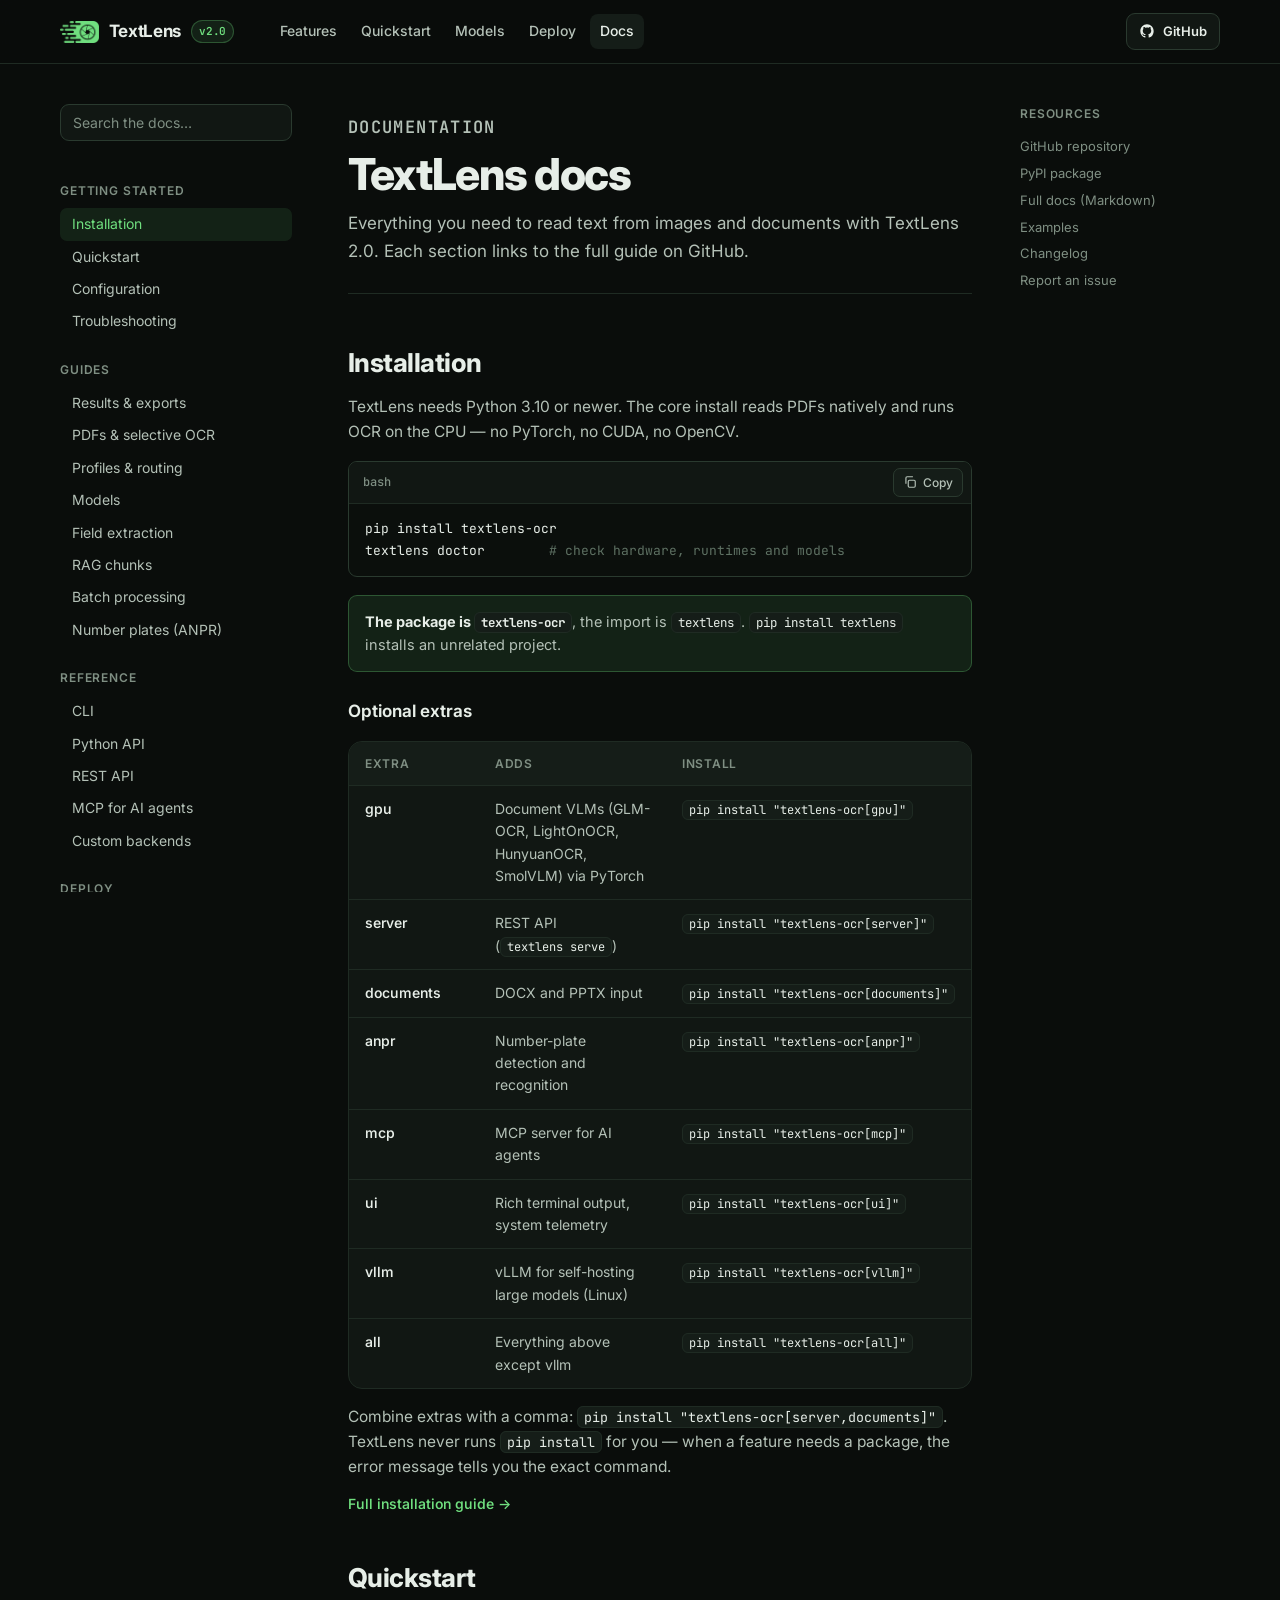
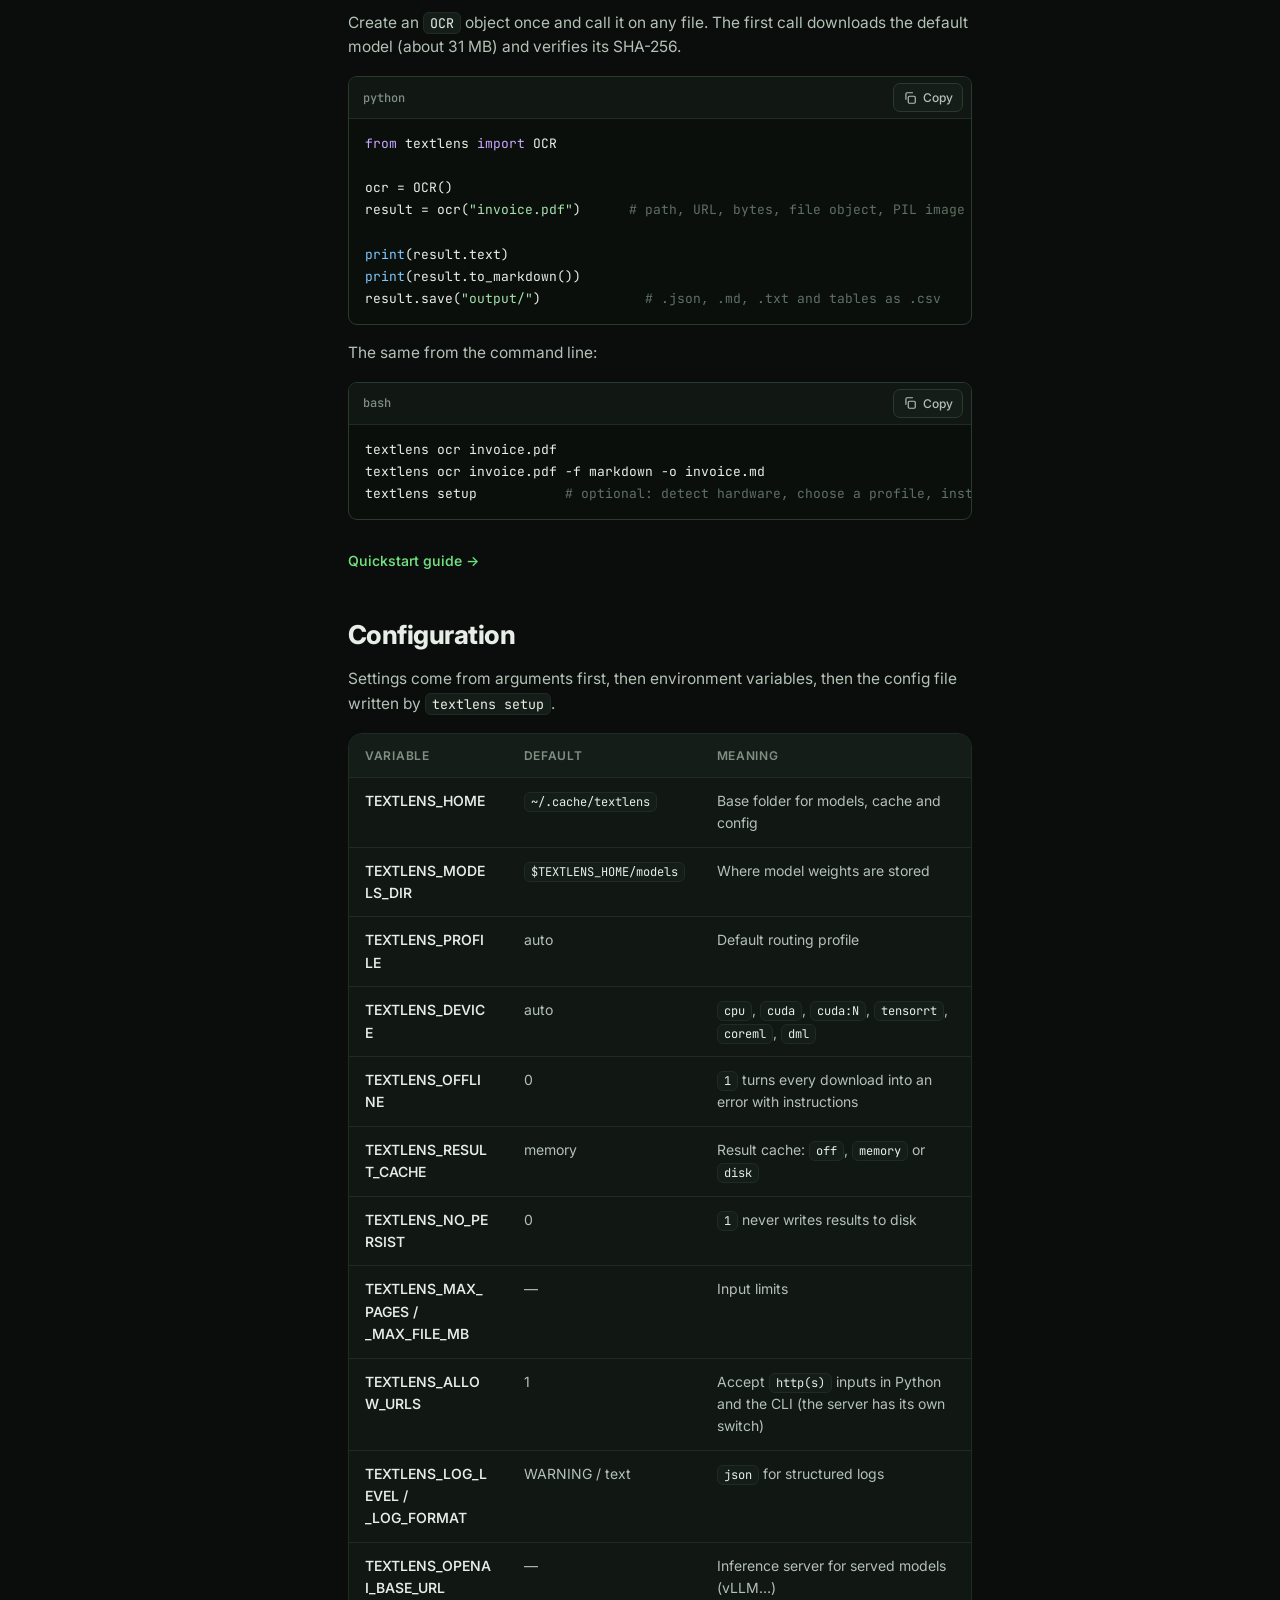
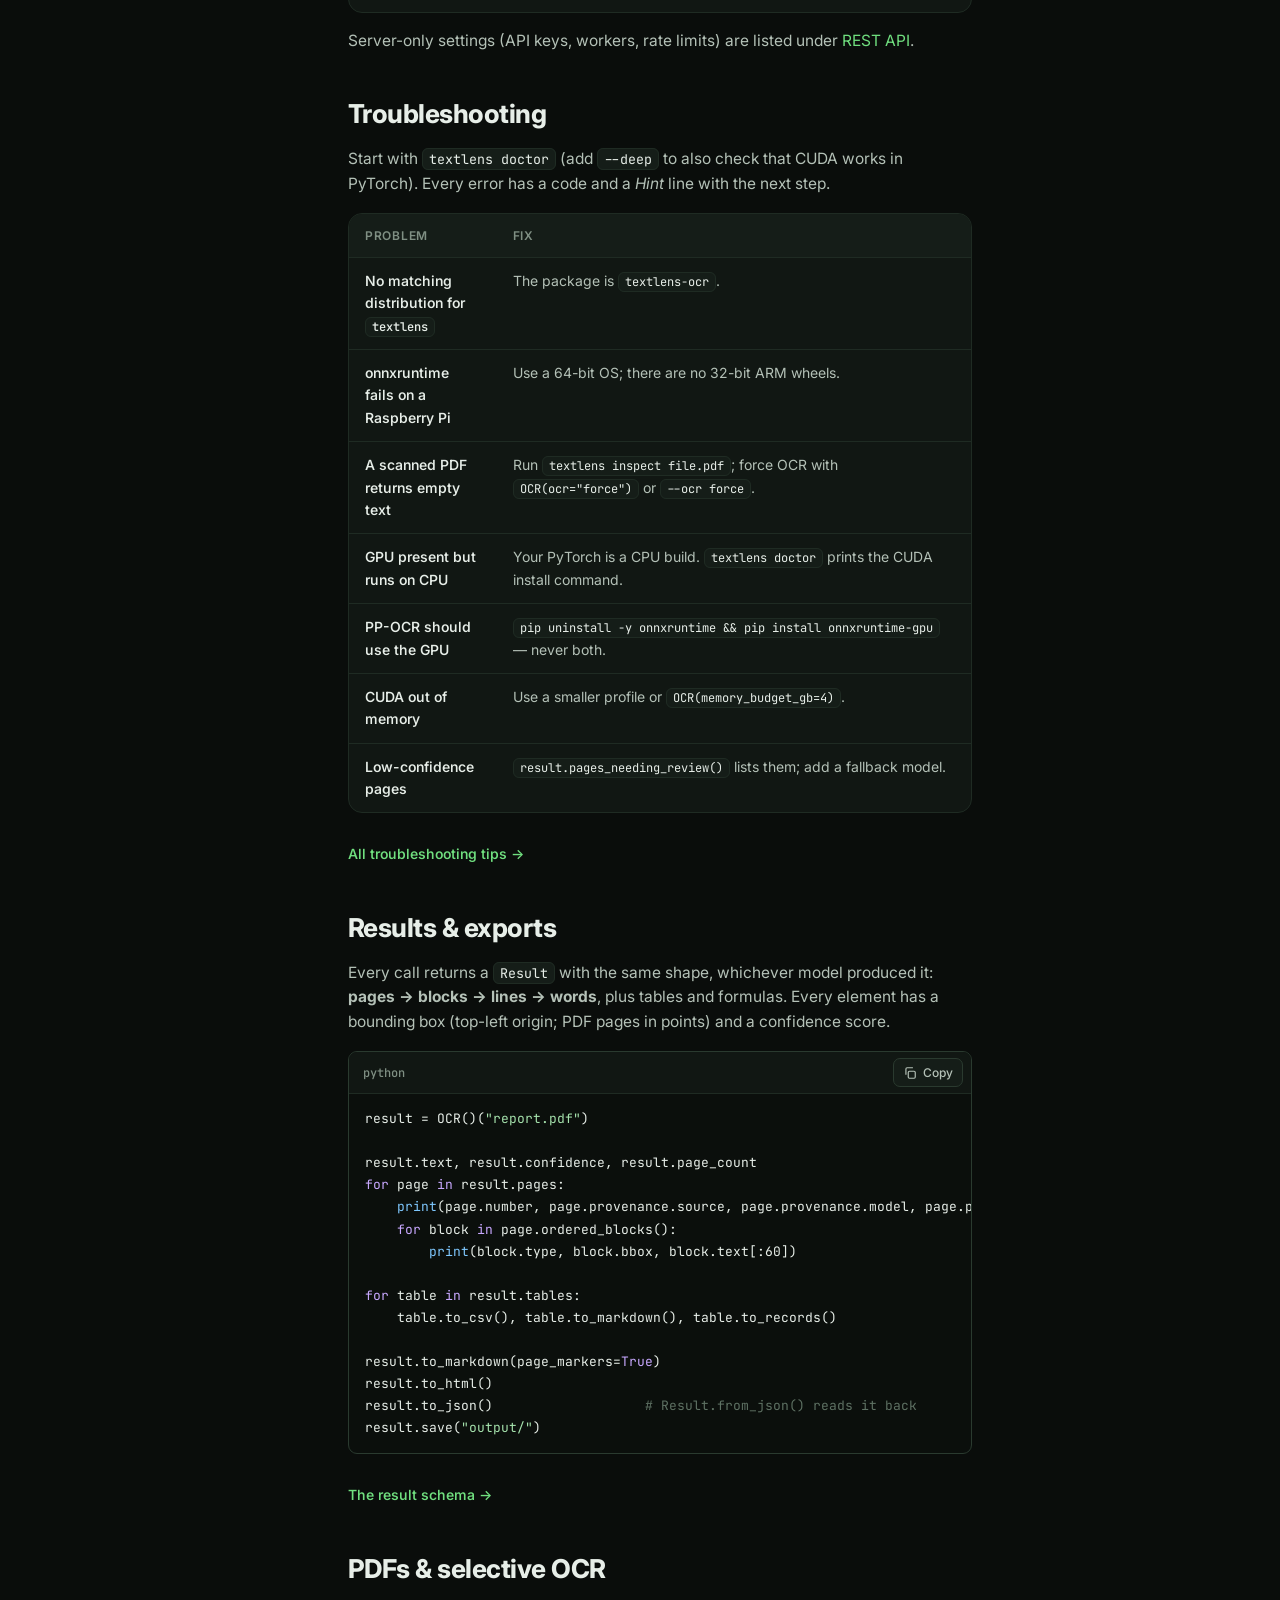
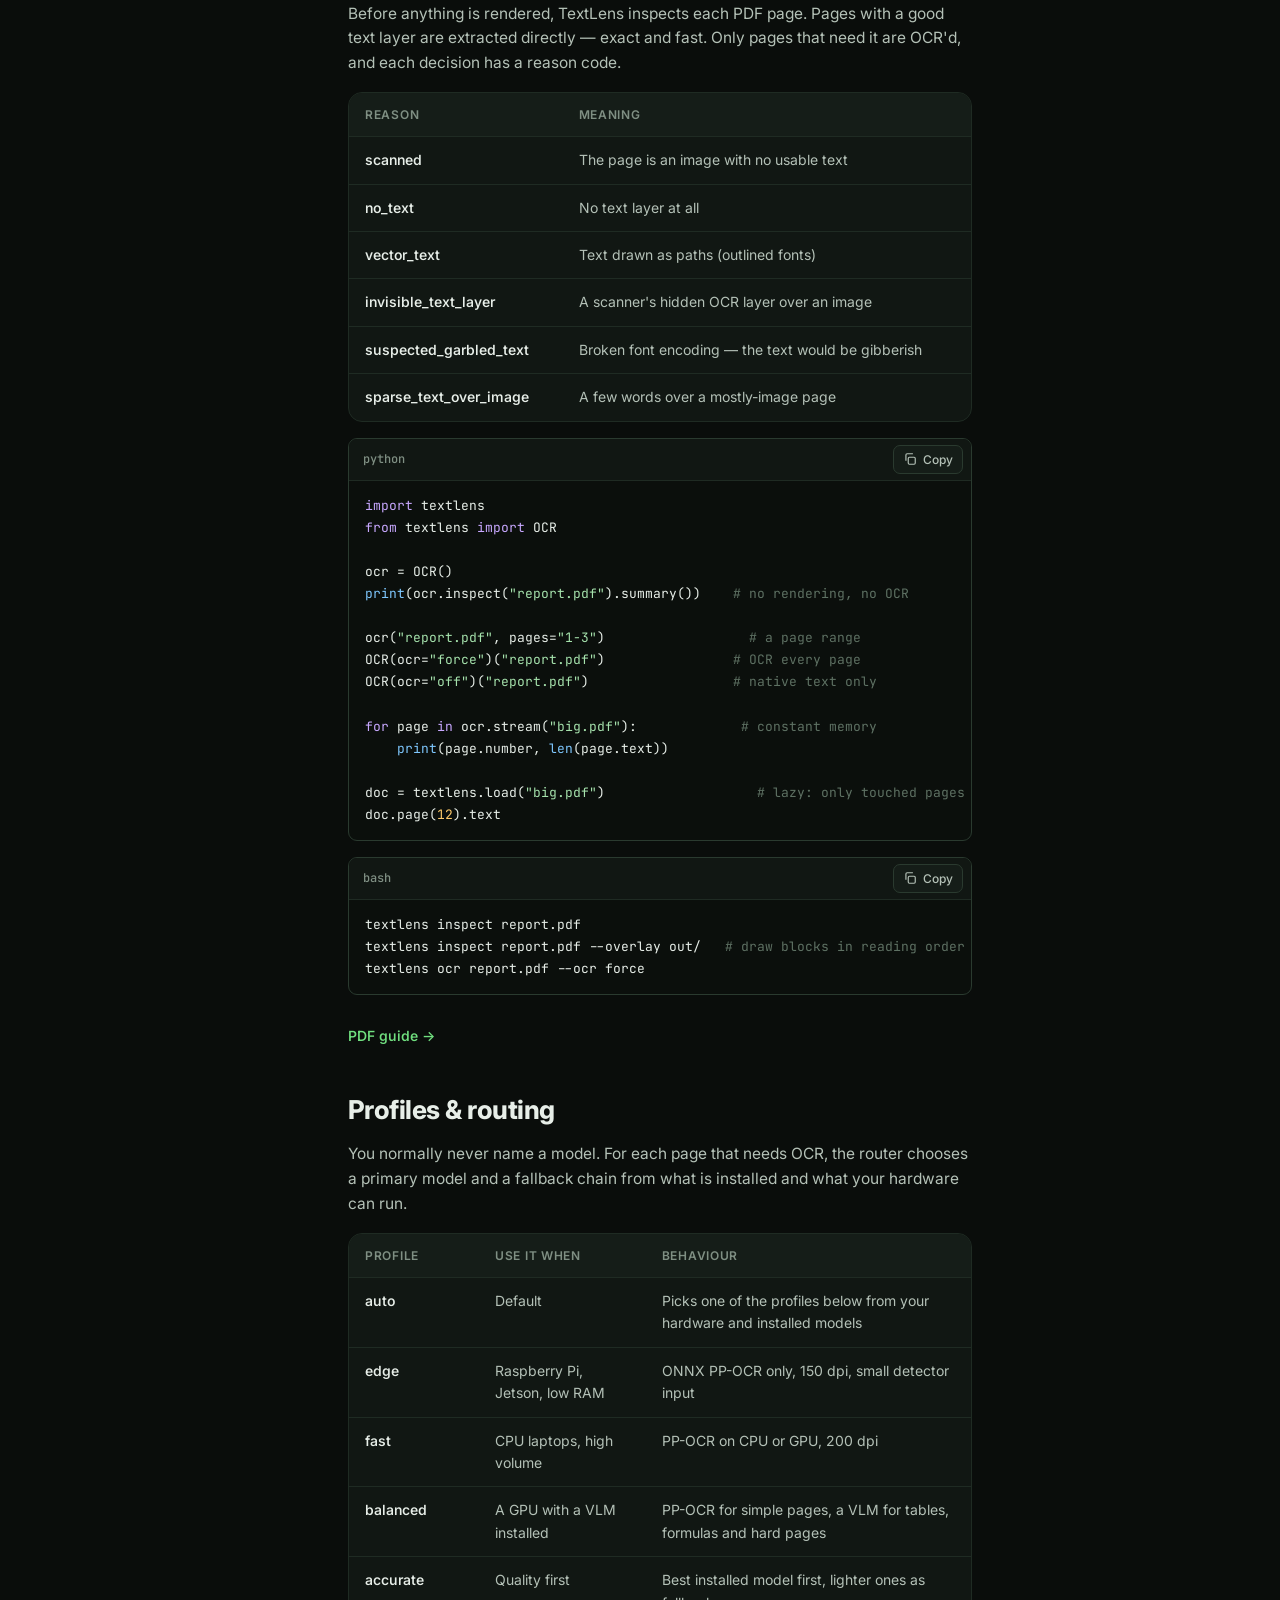
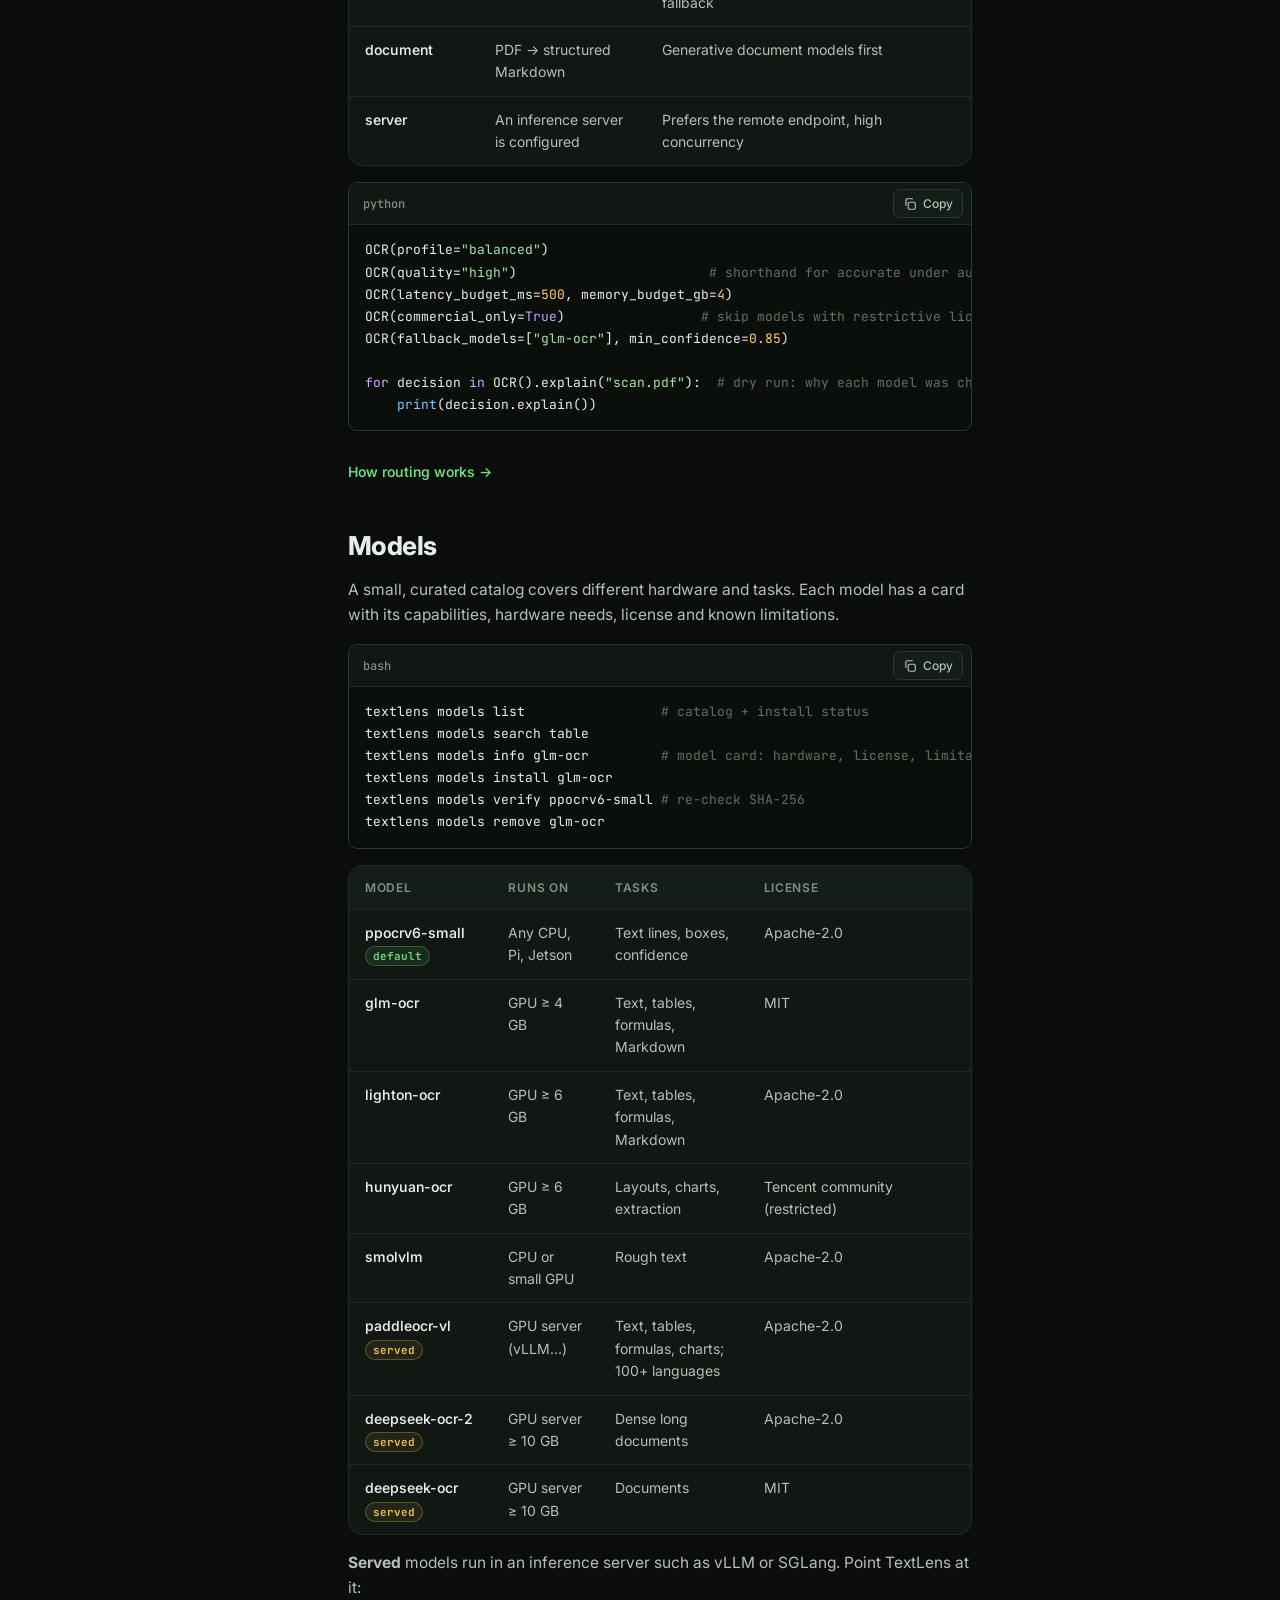
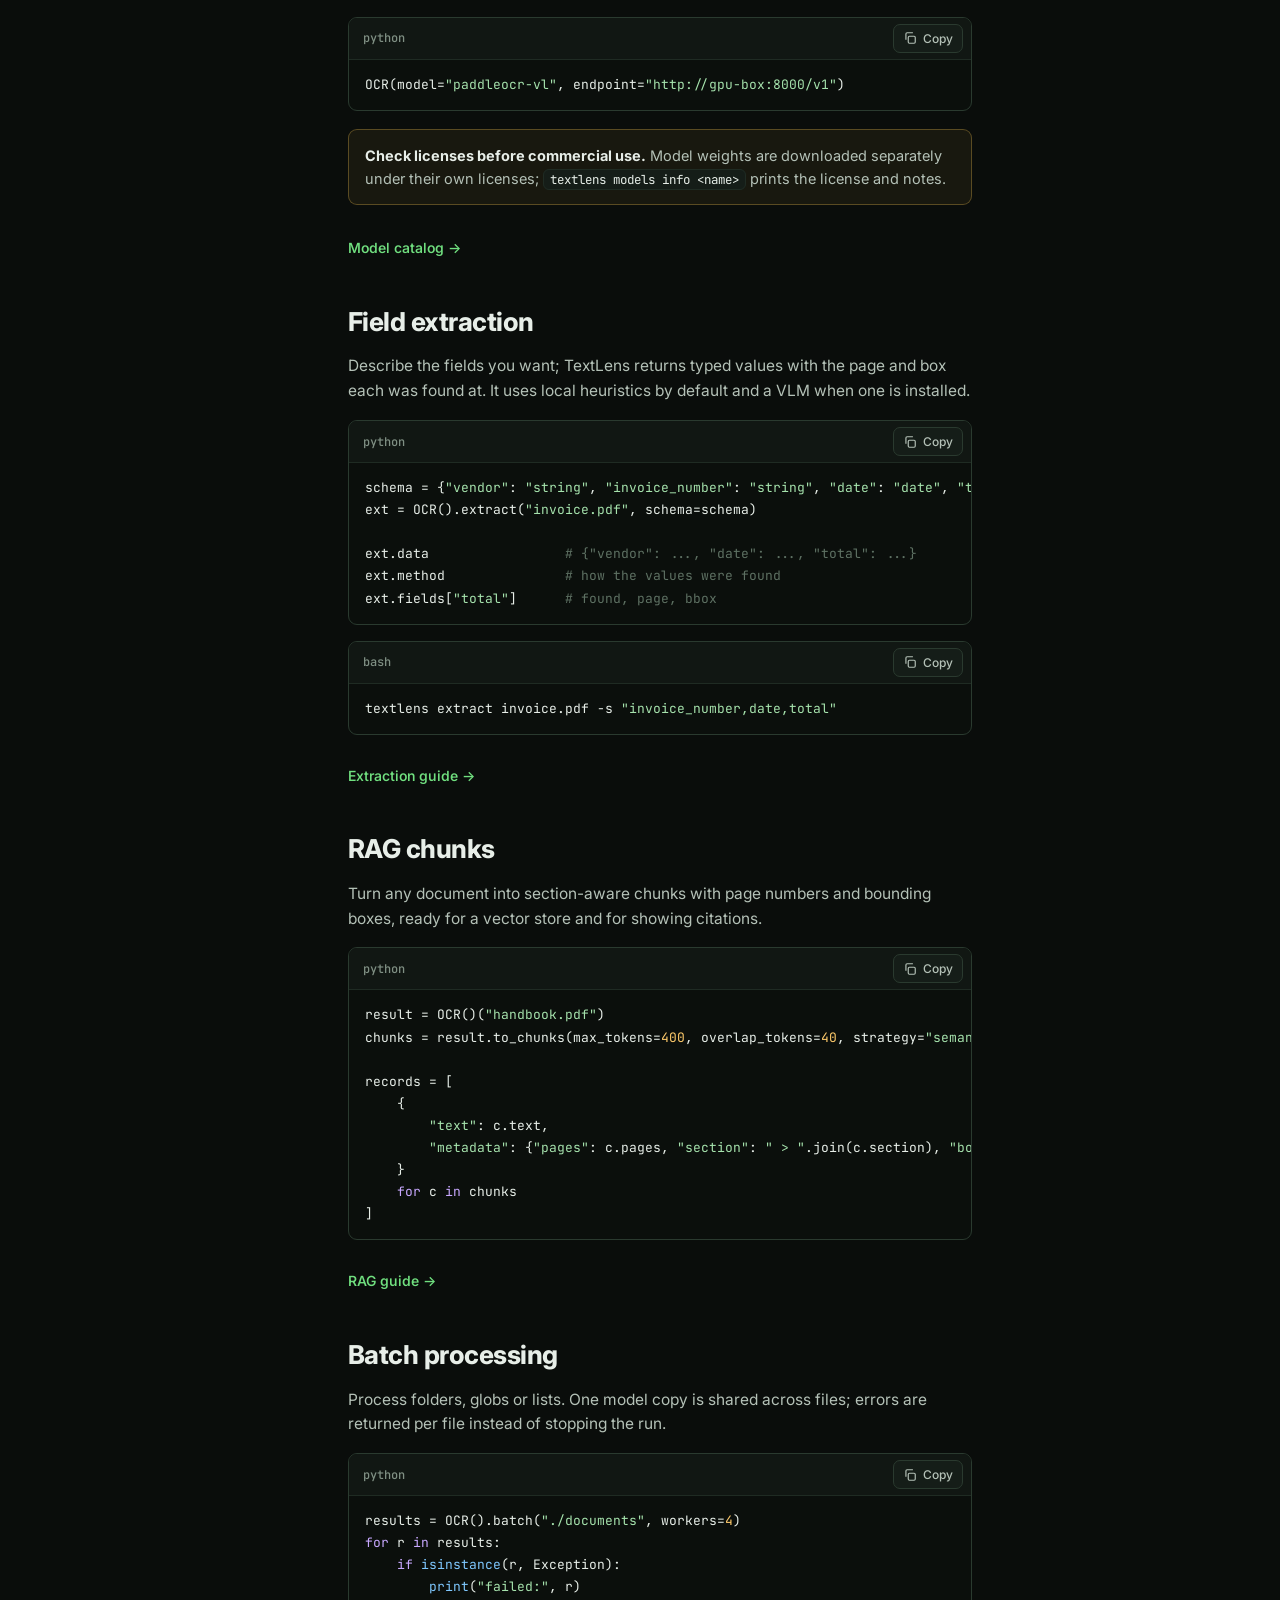
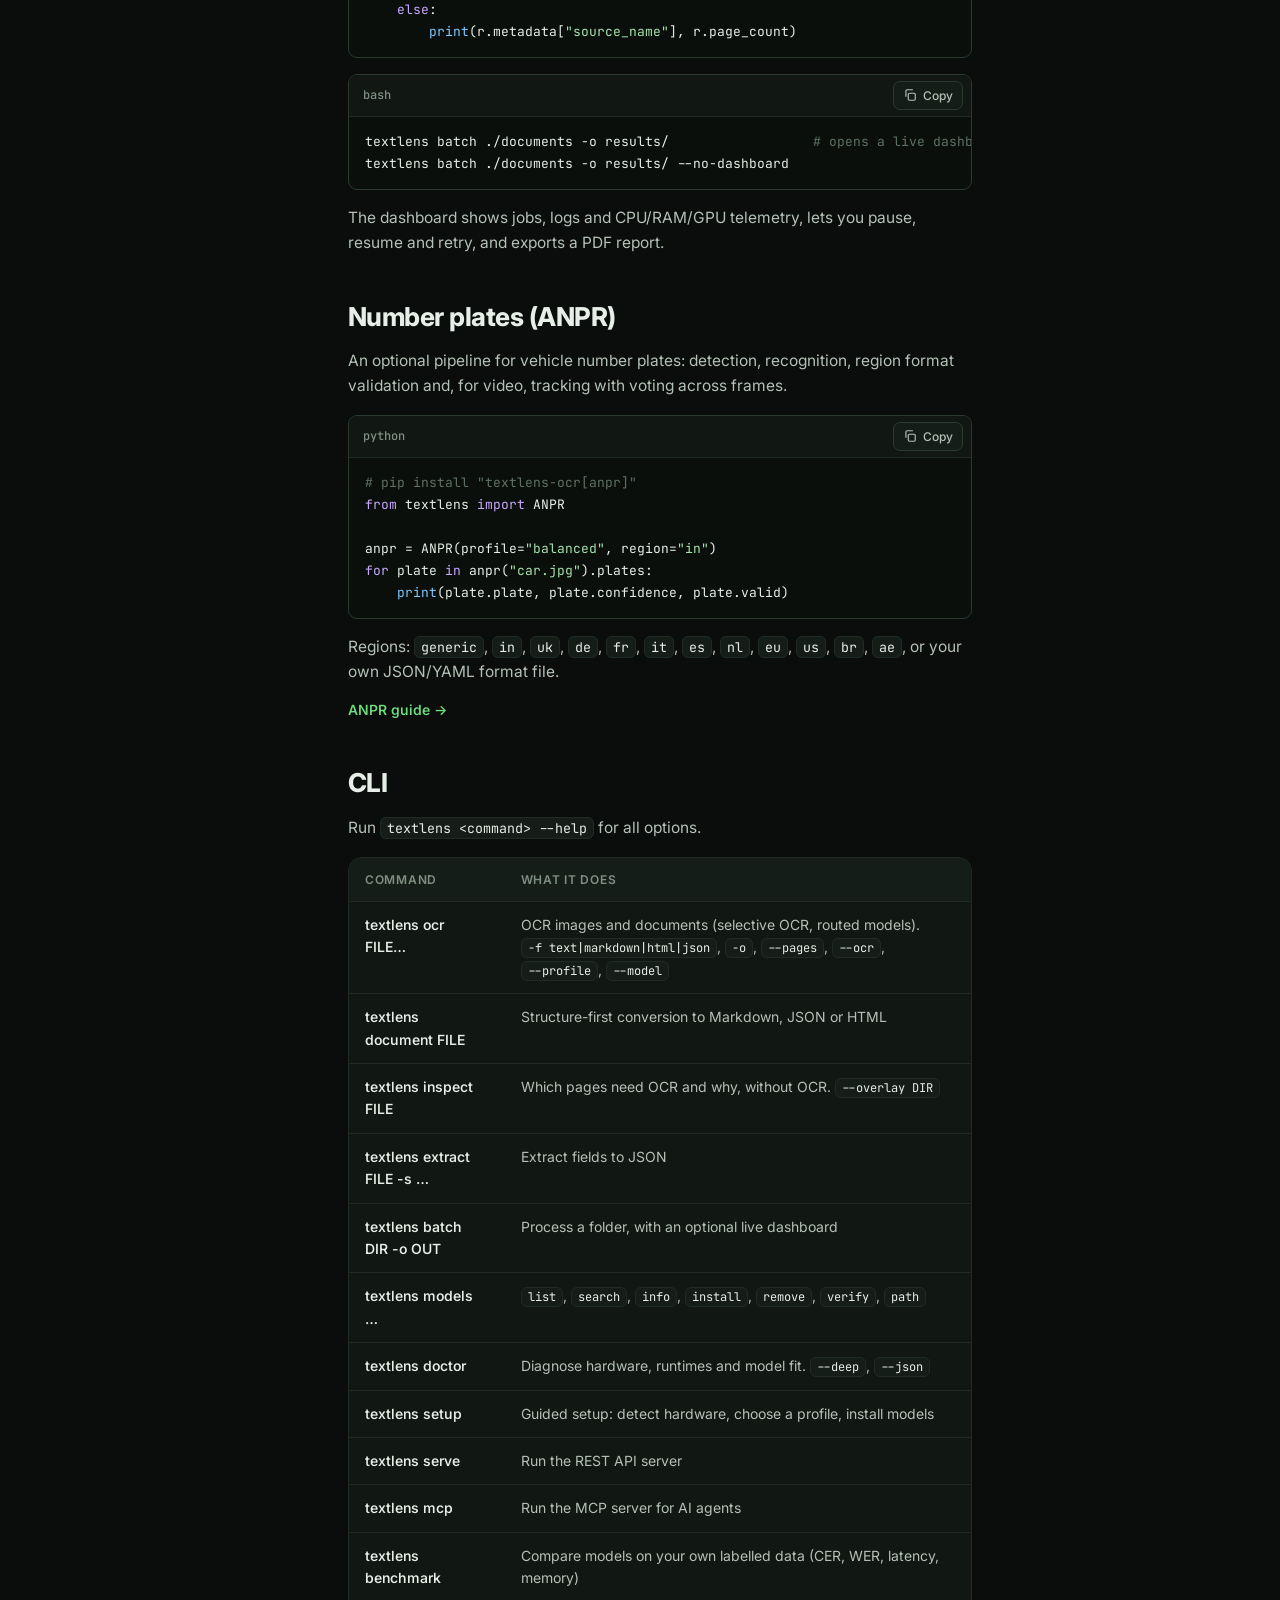
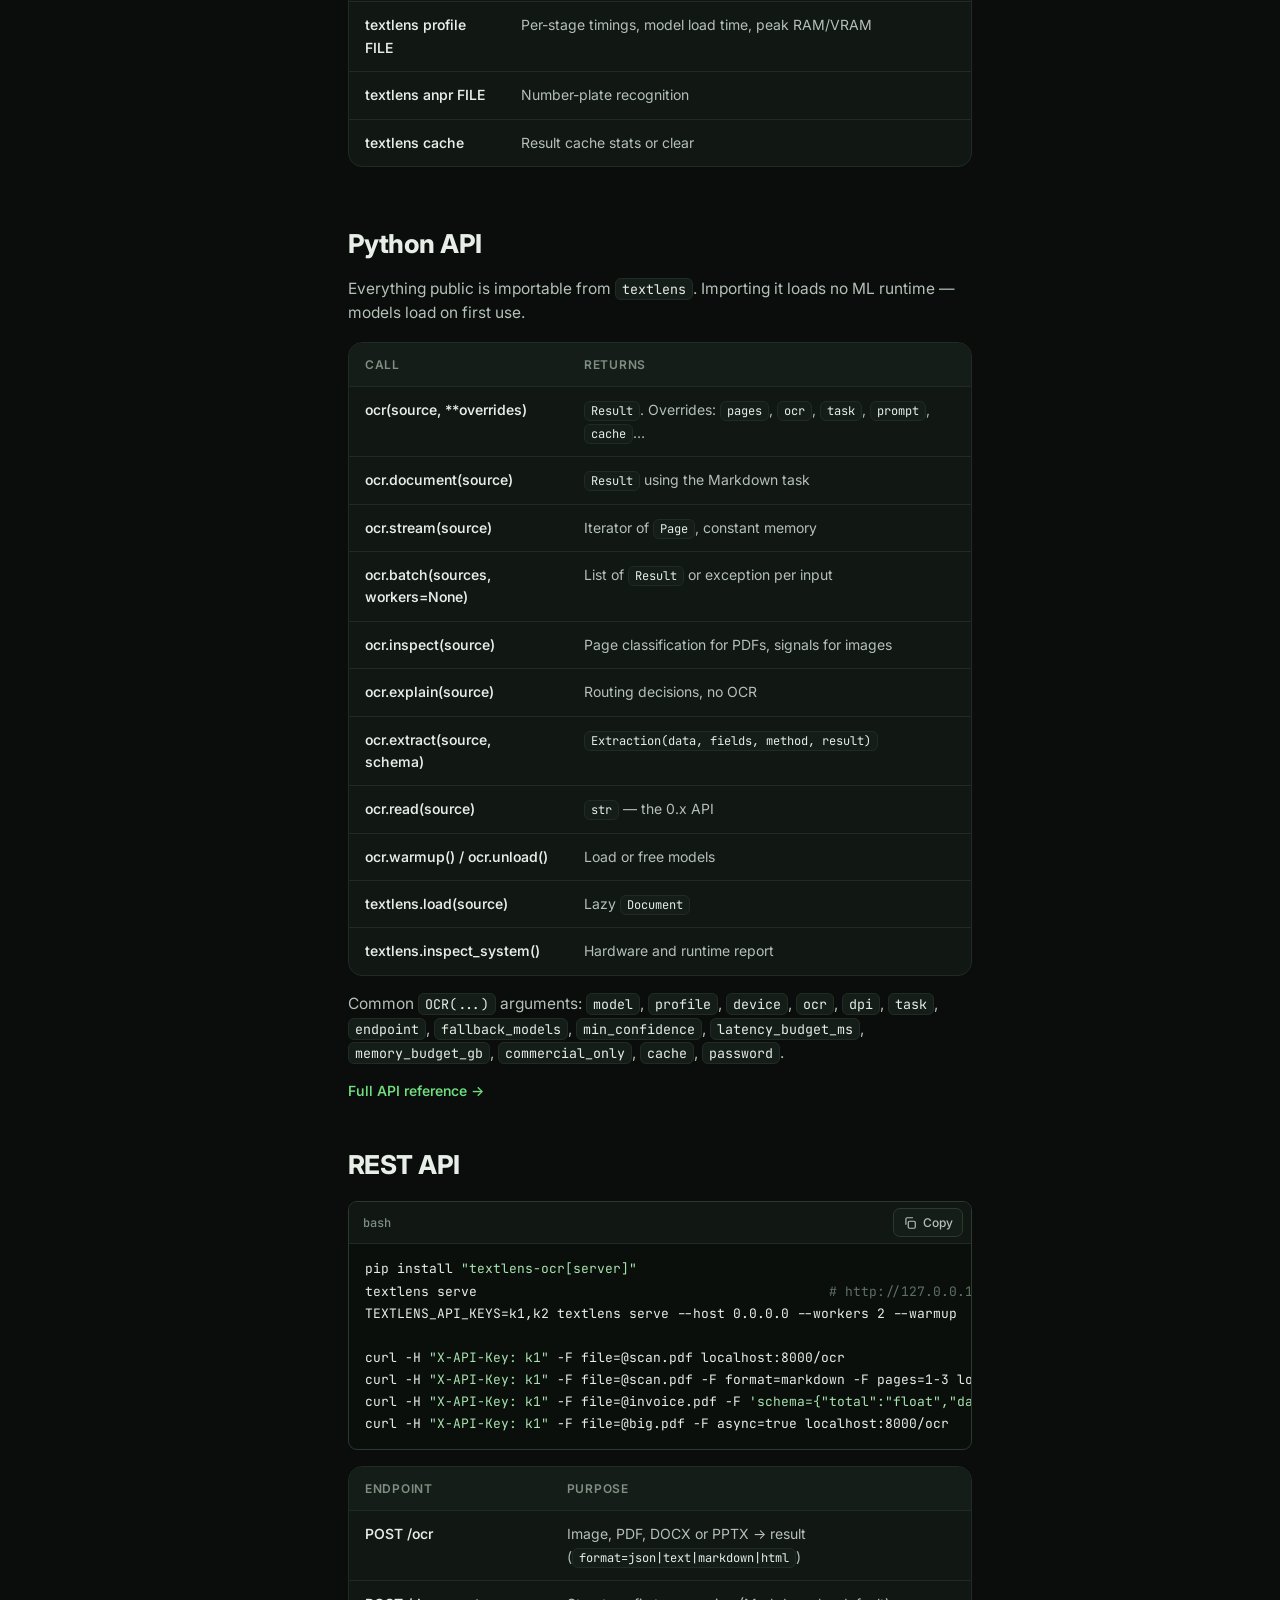
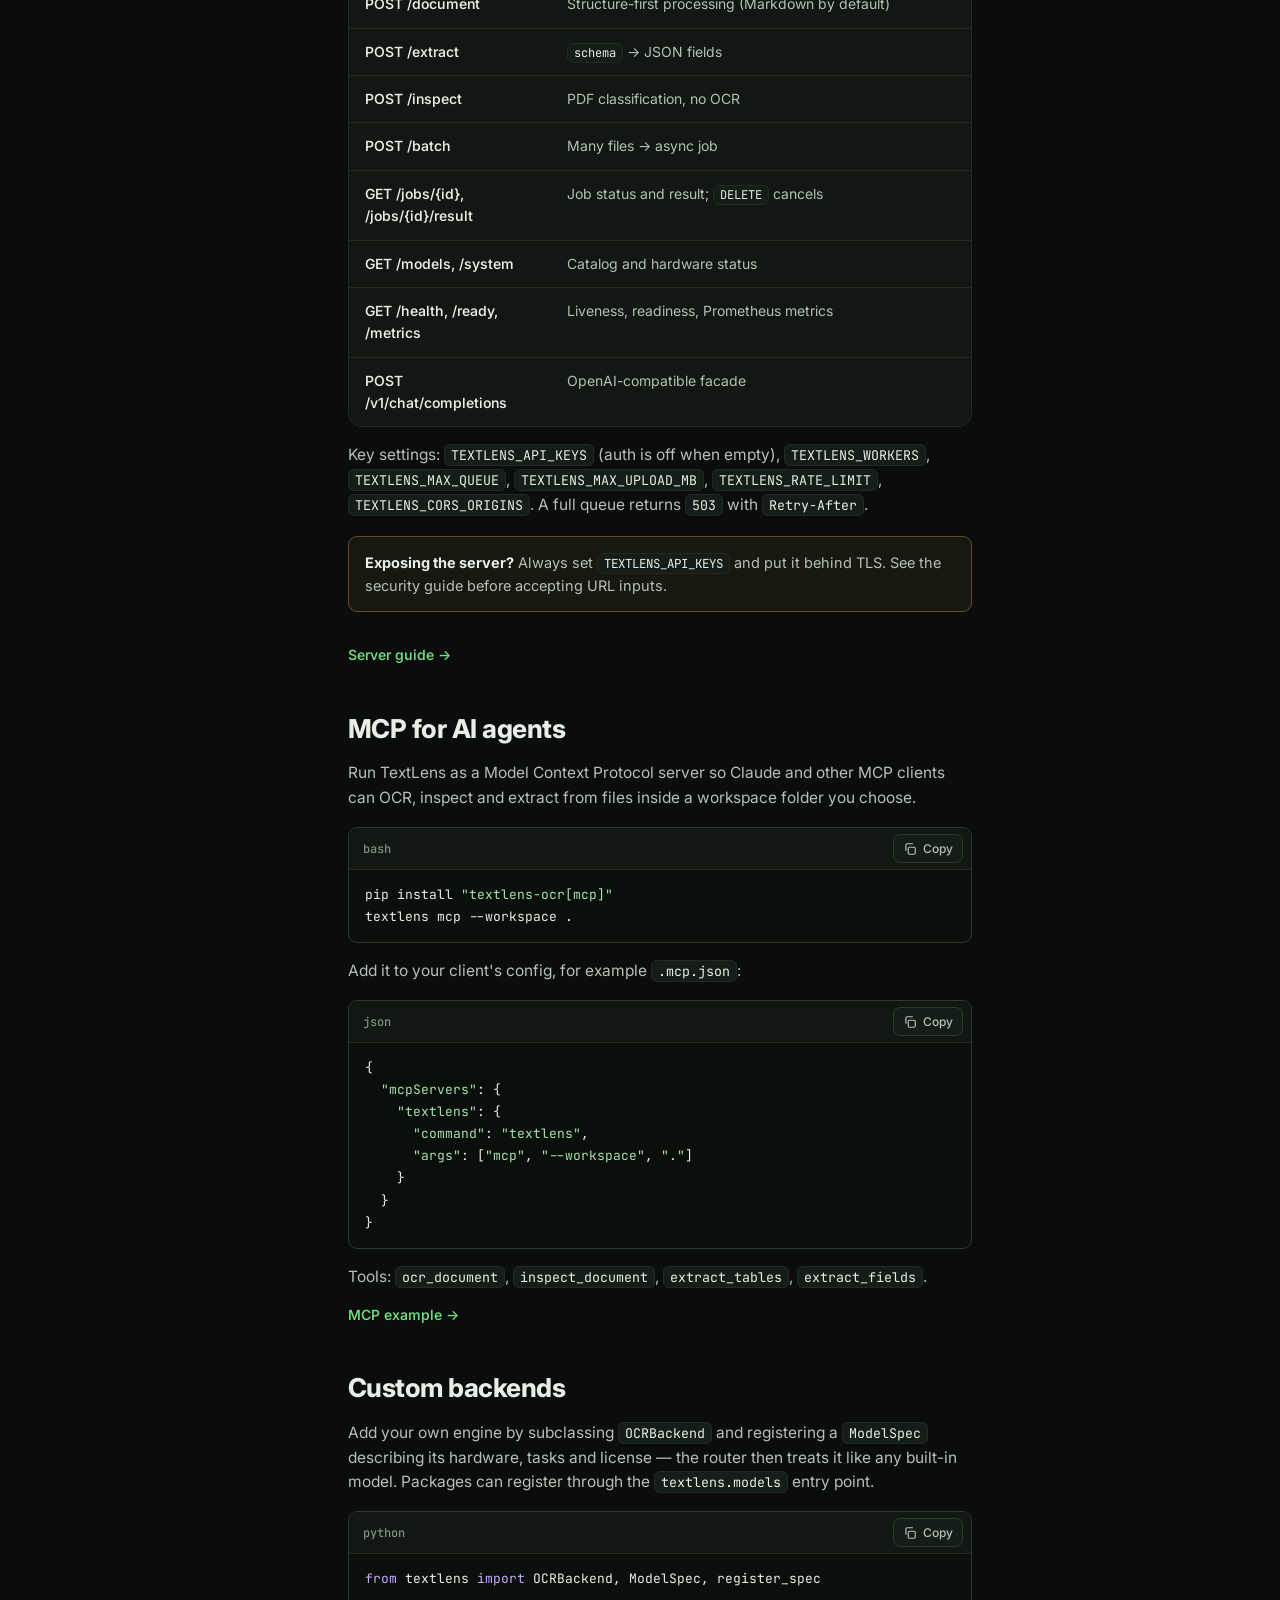
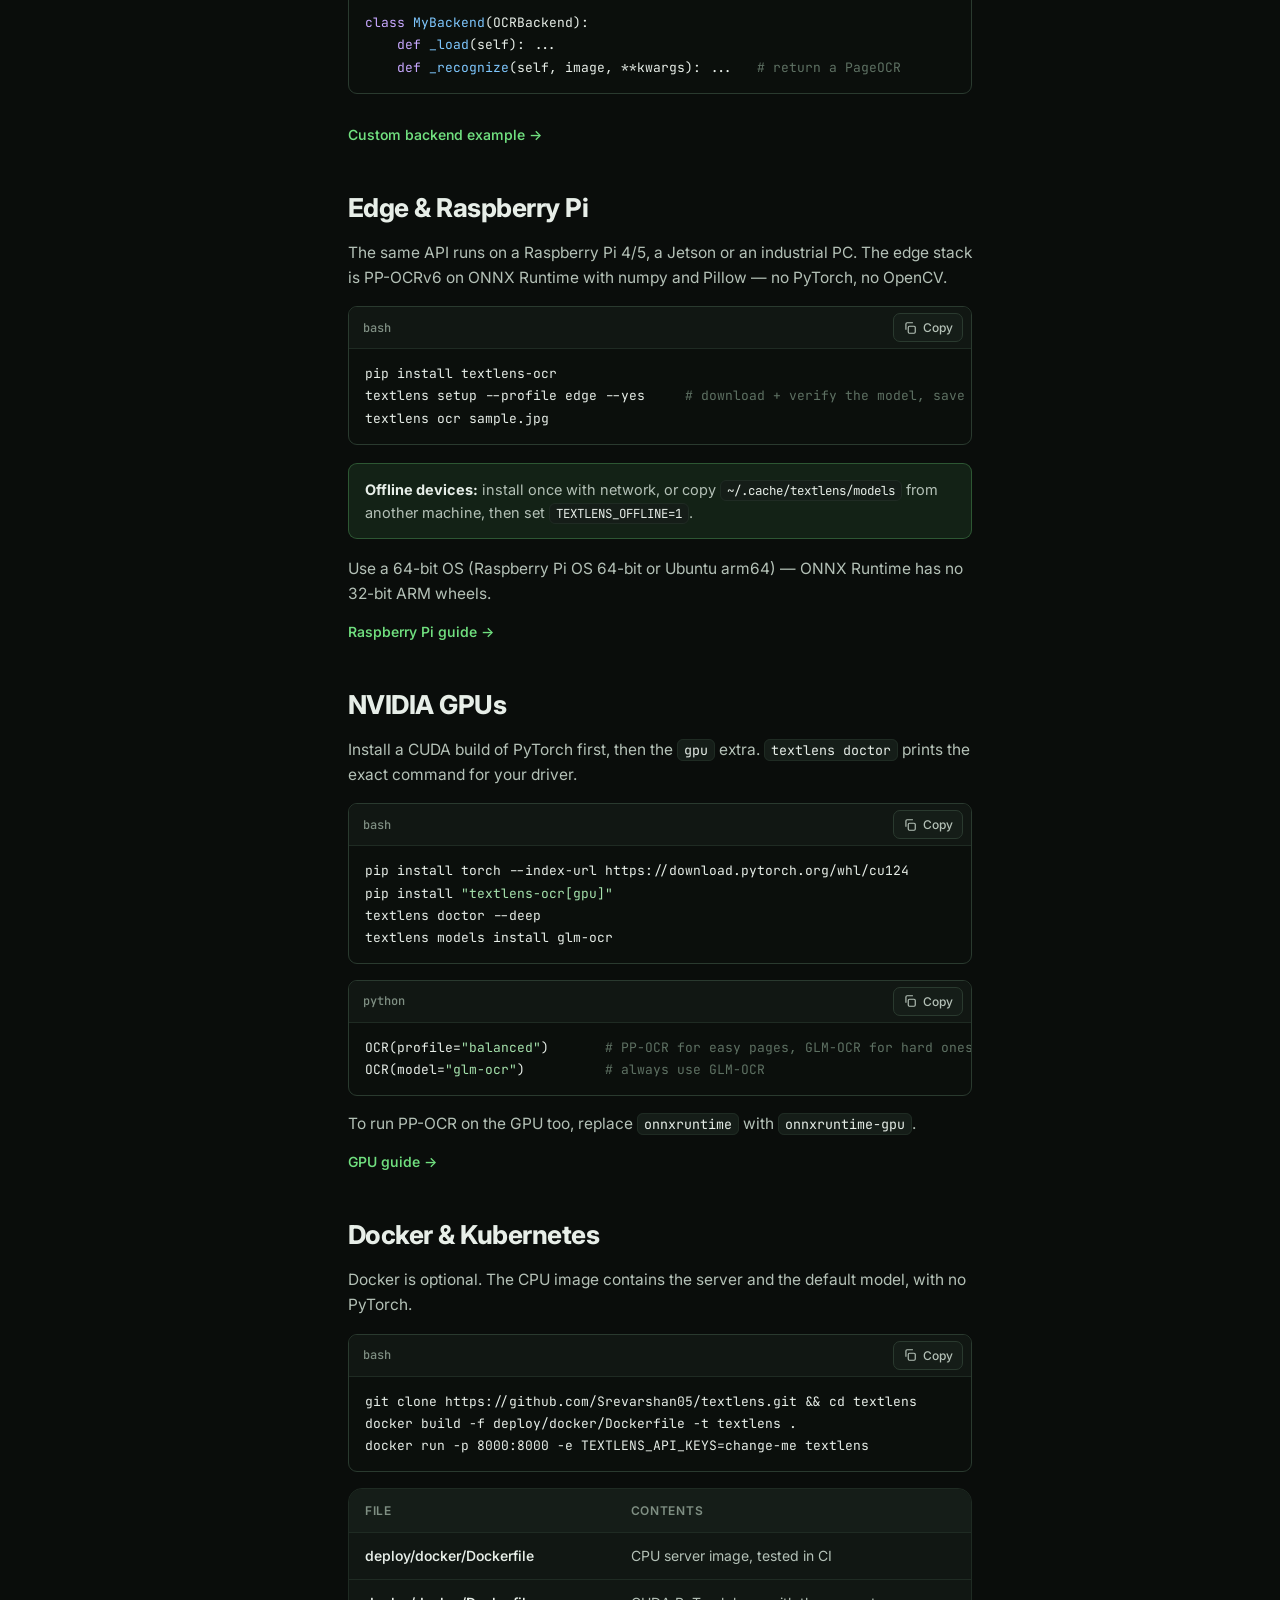
<file: website/docs.html>
<!DOCTYPE html>
<html lang="en">
<head>
  <meta charset="UTF-8" />
  <meta name="viewport" content="width=device-width, initial-scale=1" />
  <title>TextLens Documentation</title>
  <meta name="description" content="How to install and use TextLens 2.0: Python API, CLI, PDFs and selective OCR, profiles and models, extraction, RAG, REST server, MCP, edge devices, GPUs and Docker." />
  <meta name="theme-color" content="#0a0d0b" />
  <link rel="canonical" href="https://textlens-website.vercel.app/docs.html" />
  <meta property="og:title" content="TextLens Documentation" />
  <meta property="og:description" content="Install TextLens, then read images and PDFs with one line of Python." />
  <link rel="icon" type="image/png" href="assets/favicon-mark.png" />
  <link rel="preconnect" href="https://fonts.googleapis.com" />
  <link rel="preconnect" href="https://fonts.gstatic.com" crossorigin />
  <link href="https://fonts.googleapis.com/css2?family=Inter:wght@400;500;600;700;800&family=JetBrains+Mono:wght@400;500;600&display=swap" rel="stylesheet" />
  <link rel="stylesheet" href="styles.css" />
</head>
<body>

<header class="site-header">
  <div class="container header-inner">
    <a class="brand" href="./" aria-label="TextLens home">
      <img src="assets/mark.png" alt="" width="39" height="22" />
      TextLens
      <span class="version-pill" data-pypi-version>v2.0</span>
    </a>
    <nav class="nav" id="nav" aria-label="Main">
      <a href="./#features">Features</a>
      <a href="./#quickstart">Quickstart</a>
      <a href="./#models">Models</a>
      <a href="./#deploy">Deploy</a>
      <a href="docs.html" class="active">Docs</a>
    </nav>
    <div class="header-actions">
      <a class="gh-button" href="https://github.com/Srevarshan05/textlens" target="_blank" rel="noopener">
        <svg viewBox="0 0 24 24" fill="currentColor" aria-hidden="true"><path d="M12 2C6.48 2 2 6.58 2 12.23c0 4.52 2.87 8.35 6.84 9.7.5.1.68-.22.68-.49l-.01-1.89c-2.78.62-3.37-1.2-3.37-1.2-.45-1.18-1.11-1.49-1.11-1.49-.91-.64.07-.63.07-.63 1.01.07 1.54 1.06 1.54 1.06.9 1.57 2.35 1.12 2.92.85.09-.67.35-1.12.64-1.38-2.22-.26-4.56-1.14-4.56-5.07 0-1.12.39-2.03 1.03-2.75-.1-.26-.45-1.31.1-2.73 0 0 .84-.27 2.75 1.05A9.28 9.28 0 0 1 12 6.9c.85 0 1.71.12 2.51.34 1.91-1.32 2.75-1.05 2.75-1.05.55 1.42.2 2.47.1 2.73.64.72 1.03 1.63 1.03 2.75 0 3.94-2.34 4.8-4.57 5.06.36.32.68.93.68 1.88l-.01 2.78c0 .27.18.59.69.49A10.25 10.25 0 0 0 22 12.23C22 6.58 17.52 2 12 2Z"/></svg>
        GitHub <span class="gh-stars" data-gh-stars></span>
      </a>
      <button class="menu-toggle" aria-label="Open menu" aria-expanded="false" aria-controls="nav">
        <svg viewBox="0 0 24 24" fill="none" stroke="currentColor" stroke-width="2" stroke-linecap="round"><path d="M4 7h16M4 12h16M4 17h16"/></svg>
      </button>
    </div>
  </div>
</header>

<div class="container docs-layout">

  <aside class="sidebar" aria-label="Documentation">
    <input class="search" type="search" placeholder="Search the docs…" aria-label="Search the docs" />
    <h6>Getting started</h6>
    <a href="#install">Installation</a>
    <a href="#quickstart">Quickstart</a>
    <a href="#config">Configuration</a>
    <a href="#troubleshooting">Troubleshooting</a>
    <h6>Guides</h6>
    <a href="#results">Results &amp; exports</a>
    <a href="#pdf">PDFs &amp; selective OCR</a>
    <a href="#routing">Profiles &amp; routing</a>
    <a href="#models">Models</a>
    <a href="#extraction">Field extraction</a>
    <a href="#rag">RAG chunks</a>
    <a href="#batch">Batch processing</a>
    <a href="#anpr">Number plates (ANPR)</a>
    <h6>Reference</h6>
    <a href="#cli">CLI</a>
    <a href="#api">Python API</a>
    <a href="#server">REST API</a>
    <a href="#mcp">MCP for AI agents</a>
    <a href="#plugins">Custom backends</a>
    <h6>Deploy</h6>
    <a href="#edge">Edge &amp; Raspberry Pi</a>
    <a href="#gpu">NVIDIA GPUs</a>
    <a href="#docker">Docker &amp; Kubernetes</a>
    <a href="#migration">Upgrading from 0.x</a>
  </aside>

  <article class="doc">
    <header>
      <p class="eyebrow">Documentation</p>
      <h1>TextLens docs</h1>
      <p>Everything you need to read text from images and documents with TextLens 2.0. Each section links to the full guide on GitHub.</p>
    </header>

    <p class="no-results" hidden>No sections match your search.</p>

    <!-- ── Getting started ─────────────────────────────── -->
    <section id="install">
      <h2>Installation<a class="anchor" href="#install">#</a></h2>
      <p>TextLens needs Python 3.10 or newer. The core install reads PDFs natively and runs OCR on the CPU — no PyTorch, no CUDA, no OpenCV.</p>
      <div class="code"><div class="code-bar"><span>bash</span><button class="copy-btn"><svg viewBox="0 0 24 24" fill="none" stroke="currentColor" stroke-width="2"><rect x="9" y="9" width="12" height="12" rx="2"/><path d="M5 15V5a2 2 0 0 1 2-2h10"/></svg><span>Copy</span></button></div>
<pre>pip install textlens-ocr
textlens doctor        <span class="c"># check hardware, runtimes and models</span></pre></div>
      <div class="callout"><strong>The package is <code>textlens-ocr</code></strong>, the import is <code>textlens</code>. <code>pip install textlens</code> installs an unrelated project.</div>
      <h3>Optional extras</h3>
      <div class="table-wrap"><table>
        <thead><tr><th>Extra</th><th>Adds</th><th>Install</th></tr></thead>
        <tbody>
          <tr><td>gpu</td><td>Document VLMs (GLM-OCR, LightOnOCR, HunyuanOCR, SmolVLM) via PyTorch</td><td><code>pip install "textlens-ocr[gpu]"</code></td></tr>
          <tr><td>server</td><td>REST API (<code>textlens serve</code>)</td><td><code>pip install "textlens-ocr[server]"</code></td></tr>
          <tr><td>documents</td><td>DOCX and PPTX input</td><td><code>pip install "textlens-ocr[documents]"</code></td></tr>
          <tr><td>anpr</td><td>Number-plate detection and recognition</td><td><code>pip install "textlens-ocr[anpr]"</code></td></tr>
          <tr><td>mcp</td><td>MCP server for AI agents</td><td><code>pip install "textlens-ocr[mcp]"</code></td></tr>
          <tr><td>ui</td><td>Rich terminal output, system telemetry</td><td><code>pip install "textlens-ocr[ui]"</code></td></tr>
          <tr><td>vllm</td><td>vLLM for self-hosting large models (Linux)</td><td><code>pip install "textlens-ocr[vllm]"</code></td></tr>
          <tr><td>all</td><td>Everything above except vllm</td><td><code>pip install "textlens-ocr[all]"</code></td></tr>
        </tbody>
      </table></div>
      <p>Combine extras with a comma: <code>pip install "textlens-ocr[server,documents]"</code>. TextLens never runs <code>pip install</code> for you — when a feature needs a package, the error message tells you the exact command.</p>
      <a class="more" href="https://github.com/Srevarshan05/textlens/blob/main/docs/getting-started/installation.md" target="_blank" rel="noopener">Full installation guide →</a>
    </section>

    <section id="quickstart">
      <h2>Quickstart<a class="anchor" href="#quickstart">#</a></h2>
      <p>Create an <code>OCR</code> object once and call it on any file. The first call downloads the default model (about 31 MB) and verifies its SHA-256.</p>
      <div class="code"><div class="code-bar"><span>python</span><button class="copy-btn"><svg viewBox="0 0 24 24" fill="none" stroke="currentColor" stroke-width="2"><rect x="9" y="9" width="12" height="12" rx="2"/><path d="M5 15V5a2 2 0 0 1 2-2h10"/></svg><span>Copy</span></button></div>
<pre><span class="k">from</span> textlens <span class="k">import</span> OCR

ocr = OCR()
result = ocr(<span class="s">"invoice.pdf"</span>)      <span class="c"># path, URL, bytes, file object, PIL image or numpy array</span>

<span class="f">print</span>(result.text)
<span class="f">print</span>(result.to_markdown())
result.save(<span class="s">"output/"</span>)             <span class="c"># .json, .md, .txt and tables as .csv</span></pre></div>
      <p>The same from the command line:</p>
      <div class="code"><div class="code-bar"><span>bash</span><button class="copy-btn"><svg viewBox="0 0 24 24" fill="none" stroke="currentColor" stroke-width="2"><rect x="9" y="9" width="12" height="12" rx="2"/><path d="M5 15V5a2 2 0 0 1 2-2h10"/></svg><span>Copy</span></button></div>
<pre>textlens ocr invoice.pdf
textlens ocr invoice.pdf -f markdown -o invoice.md
textlens setup           <span class="c"># optional: detect hardware, choose a profile, install models</span></pre></div>
      <a class="more" href="https://github.com/Srevarshan05/textlens/blob/main/docs/getting-started/quickstart.md" target="_blank" rel="noopener">Quickstart guide →</a>
    </section>

    <section id="config">
      <h2>Configuration<a class="anchor" href="#config">#</a></h2>
      <p>Settings come from arguments first, then environment variables, then the config file written by <code>textlens setup</code>.</p>
      <div class="table-wrap"><table>
        <thead><tr><th>Variable</th><th>Default</th><th>Meaning</th></tr></thead>
        <tbody>
          <tr><td>TEXTLENS_HOME</td><td><code>~/.cache/textlens</code></td><td>Base folder for models, cache and config</td></tr>
          <tr><td>TEXTLENS_MODELS_DIR</td><td><code>$TEXTLENS_HOME/models</code></td><td>Where model weights are stored</td></tr>
          <tr><td>TEXTLENS_PROFILE</td><td>auto</td><td>Default routing profile</td></tr>
          <tr><td>TEXTLENS_DEVICE</td><td>auto</td><td><code>cpu</code>, <code>cuda</code>, <code>cuda:N</code>, <code>tensorrt</code>, <code>coreml</code>, <code>dml</code></td></tr>
          <tr><td>TEXTLENS_OFFLINE</td><td>0</td><td><code>1</code> turns every download into an error with instructions</td></tr>
          <tr><td>TEXTLENS_RESULT_CACHE</td><td>memory</td><td>Result cache: <code>off</code>, <code>memory</code> or <code>disk</code></td></tr>
          <tr><td>TEXTLENS_NO_PERSIST</td><td>0</td><td><code>1</code> never writes results to disk</td></tr>
          <tr><td>TEXTLENS_MAX_PAGES / _MAX_FILE_MB</td><td>—</td><td>Input limits</td></tr>
          <tr><td>TEXTLENS_ALLOW_URLS</td><td>1</td><td>Accept <code>http(s)</code> inputs in Python and the CLI (the server has its own switch)</td></tr>
          <tr><td>TEXTLENS_LOG_LEVEL / _LOG_FORMAT</td><td>WARNING / text</td><td><code>json</code> for structured logs</td></tr>
          <tr><td>TEXTLENS_OPENAI_BASE_URL</td><td>—</td><td>Inference server for served models (vLLM…)</td></tr>
        </tbody>
      </table></div>
      <p>Server-only settings (API keys, workers, rate limits) are listed under <a href="#server">REST API</a>.</p>
    </section>

    <section id="troubleshooting">
      <h2>Troubleshooting<a class="anchor" href="#troubleshooting">#</a></h2>
      <p>Start with <code>textlens doctor</code> (add <code>--deep</code> to also check that CUDA works in PyTorch). Every error has a code and a <em>Hint</em> line with the next step.</p>
      <div class="table-wrap"><table>
        <thead><tr><th>Problem</th><th>Fix</th></tr></thead>
        <tbody>
          <tr><td>No matching distribution for <code>textlens</code></td><td>The package is <code>textlens-ocr</code>.</td></tr>
          <tr><td>onnxruntime fails on a Raspberry Pi</td><td>Use a 64-bit OS; there are no 32-bit ARM wheels.</td></tr>
          <tr><td>A scanned PDF returns empty text</td><td>Run <code>textlens inspect file.pdf</code>; force OCR with <code>OCR(ocr="force")</code> or <code>--ocr force</code>.</td></tr>
          <tr><td>GPU present but runs on CPU</td><td>Your PyTorch is a CPU build. <code>textlens doctor</code> prints the CUDA install command.</td></tr>
          <tr><td>PP-OCR should use the GPU</td><td><code>pip uninstall -y onnxruntime &amp;&amp; pip install onnxruntime-gpu</code> — never both.</td></tr>
          <tr><td>CUDA out of memory</td><td>Use a smaller profile or <code>OCR(memory_budget_gb=4)</code>.</td></tr>
          <tr><td>Low-confidence pages</td><td><code>result.pages_needing_review()</code> lists them; add a fallback model.</td></tr>
        </tbody>
      </table></div>
      <a class="more" href="https://github.com/Srevarshan05/textlens/blob/main/docs/getting-started/troubleshooting.md" target="_blank" rel="noopener">All troubleshooting tips →</a>
    </section>

    <!-- ── Guides ──────────────────────────────────────── -->
    <section id="results">
      <h2>Results &amp; exports<a class="anchor" href="#results">#</a></h2>
      <p>Every call returns a <code>Result</code> with the same shape, whichever model produced it: <strong>pages → blocks → lines → words</strong>, plus tables and formulas. Every element has a bounding box (top-left origin; PDF pages in points) and a confidence score.</p>
      <div class="code"><div class="code-bar"><span>python</span><button class="copy-btn"><svg viewBox="0 0 24 24" fill="none" stroke="currentColor" stroke-width="2"><rect x="9" y="9" width="12" height="12" rx="2"/><path d="M5 15V5a2 2 0 0 1 2-2h10"/></svg><span>Copy</span></button></div>
<pre>result = OCR()(<span class="s">"report.pdf"</span>)

result.text, result.confidence, result.page_count
<span class="k">for</span> page <span class="k">in</span> result.pages:
    <span class="f">print</span>(page.number, page.provenance.source, page.provenance.model, page.provenance.reasons)
    <span class="k">for</span> block <span class="k">in</span> page.ordered_blocks():
        <span class="f">print</span>(block.type, block.bbox, block.text[:60])

<span class="k">for</span> table <span class="k">in</span> result.tables:
    table.to_csv(), table.to_markdown(), table.to_records()

result.to_markdown(page_markers=<span class="k">True</span>)
result.to_html()
result.to_json()                   <span class="c"># Result.from_json() reads it back</span>
result.save(<span class="s">"output/"</span>)</pre></div>
      <a class="more" href="https://github.com/Srevarshan05/textlens/blob/main/docs/concepts/results.md" target="_blank" rel="noopener">The result schema →</a>
    </section>

    <section id="pdf">
      <h2>PDFs &amp; selective OCR<a class="anchor" href="#pdf">#</a></h2>
      <p>Before anything is rendered, TextLens inspects each PDF page. Pages with a good text layer are extracted directly — exact and fast. Only pages that need it are OCR'd, and each decision has a reason code.</p>
      <div class="table-wrap"><table>
        <thead><tr><th>Reason</th><th>Meaning</th></tr></thead>
        <tbody>
          <tr><td>scanned</td><td>The page is an image with no usable text</td></tr>
          <tr><td>no_text</td><td>No text layer at all</td></tr>
          <tr><td>vector_text</td><td>Text drawn as paths (outlined fonts)</td></tr>
          <tr><td>invisible_text_layer</td><td>A scanner's hidden OCR layer over an image</td></tr>
          <tr><td>suspected_garbled_text</td><td>Broken font encoding — the text would be gibberish</td></tr>
          <tr><td>sparse_text_over_image</td><td>A few words over a mostly-image page</td></tr>
        </tbody>
      </table></div>
      <div class="code"><div class="code-bar"><span>python</span><button class="copy-btn"><svg viewBox="0 0 24 24" fill="none" stroke="currentColor" stroke-width="2"><rect x="9" y="9" width="12" height="12" rx="2"/><path d="M5 15V5a2 2 0 0 1 2-2h10"/></svg><span>Copy</span></button></div>
<pre><span class="k">import</span> textlens
<span class="k">from</span> textlens <span class="k">import</span> OCR

ocr = OCR()
<span class="f">print</span>(ocr.inspect(<span class="s">"report.pdf"</span>).summary())    <span class="c"># no rendering, no OCR</span>

ocr(<span class="s">"report.pdf"</span>, pages=<span class="s">"1-3"</span>)                  <span class="c"># a page range</span>
OCR(ocr=<span class="s">"force"</span>)(<span class="s">"report.pdf"</span>)                <span class="c"># OCR every page</span>
OCR(ocr=<span class="s">"off"</span>)(<span class="s">"report.pdf"</span>)                  <span class="c"># native text only</span>

<span class="k">for</span> page <span class="k">in</span> ocr.stream(<span class="s">"big.pdf"</span>):             <span class="c"># constant memory</span>
    <span class="f">print</span>(page.number, <span class="f">len</span>(page.text))

doc = textlens.load(<span class="s">"big.pdf"</span>)                   <span class="c"># lazy: only touched pages run</span>
doc.page(<span class="n">12</span>).text</pre></div>
      <div class="code"><div class="code-bar"><span>bash</span><button class="copy-btn"><svg viewBox="0 0 24 24" fill="none" stroke="currentColor" stroke-width="2"><rect x="9" y="9" width="12" height="12" rx="2"/><path d="M5 15V5a2 2 0 0 1 2-2h10"/></svg><span>Copy</span></button></div>
<pre>textlens inspect report.pdf
textlens inspect report.pdf --overlay out/   <span class="c"># draw blocks in reading order</span>
textlens ocr report.pdf --ocr force</pre></div>
      <a class="more" href="https://github.com/Srevarshan05/textlens/blob/main/docs/tasks/pdf.md" target="_blank" rel="noopener">PDF guide →</a>
    </section>

    <section id="routing">
      <h2>Profiles &amp; routing<a class="anchor" href="#routing">#</a></h2>
      <p>You normally never name a model. For each page that needs OCR, the router chooses a primary model and a fallback chain from what is installed and what your hardware can run.</p>
      <div class="table-wrap"><table>
        <thead><tr><th>Profile</th><th>Use it when</th><th>Behaviour</th></tr></thead>
        <tbody>
          <tr><td>auto</td><td>Default</td><td>Picks one of the profiles below from your hardware and installed models</td></tr>
          <tr><td>edge</td><td>Raspberry Pi, Jetson, low RAM</td><td>ONNX PP-OCR only, 150 dpi, small detector input</td></tr>
          <tr><td>fast</td><td>CPU laptops, high volume</td><td>PP-OCR on CPU or GPU, 200 dpi</td></tr>
          <tr><td>balanced</td><td>A GPU with a VLM installed</td><td>PP-OCR for simple pages, a VLM for tables, formulas and hard pages</td></tr>
          <tr><td>accurate</td><td>Quality first</td><td>Best installed model first, lighter ones as fallback</td></tr>
          <tr><td>document</td><td>PDF → structured Markdown</td><td>Generative document models first</td></tr>
          <tr><td>server</td><td>An inference server is configured</td><td>Prefers the remote endpoint, high concurrency</td></tr>
        </tbody>
      </table></div>
      <div class="code"><div class="code-bar"><span>python</span><button class="copy-btn"><svg viewBox="0 0 24 24" fill="none" stroke="currentColor" stroke-width="2"><rect x="9" y="9" width="12" height="12" rx="2"/><path d="M5 15V5a2 2 0 0 1 2-2h10"/></svg><span>Copy</span></button></div>
<pre>OCR(profile=<span class="s">"balanced"</span>)
OCR(quality=<span class="s">"high"</span>)                        <span class="c"># shorthand for accurate under auto</span>
OCR(latency_budget_ms=<span class="n">500</span>, memory_budget_gb=<span class="n">4</span>)
OCR(commercial_only=<span class="k">True</span>)                 <span class="c"># skip models with restrictive licenses</span>
OCR(fallback_models=[<span class="s">"glm-ocr"</span>], min_confidence=<span class="n">0.85</span>)

<span class="k">for</span> decision <span class="k">in</span> OCR().explain(<span class="s">"scan.pdf"</span>):  <span class="c"># dry run: why each model was chosen</span>
    <span class="f">print</span>(decision.explain())</pre></div>
      <a class="more" href="https://github.com/Srevarshan05/textlens/blob/main/docs/concepts/routing.md" target="_blank" rel="noopener">How routing works →</a>
    </section>

    <section id="models">
      <h2>Models<a class="anchor" href="#models">#</a></h2>
      <p>A small, curated catalog covers different hardware and tasks. Each model has a card with its capabilities, hardware needs, license and known limitations.</p>
      <div class="code"><div class="code-bar"><span>bash</span><button class="copy-btn"><svg viewBox="0 0 24 24" fill="none" stroke="currentColor" stroke-width="2"><rect x="9" y="9" width="12" height="12" rx="2"/><path d="M5 15V5a2 2 0 0 1 2-2h10"/></svg><span>Copy</span></button></div>
<pre>textlens models list                 <span class="c"># catalog + install status</span>
textlens models search table
textlens models info glm-ocr         <span class="c"># model card: hardware, license, limitations</span>
textlens models install glm-ocr
textlens models verify ppocrv6-small <span class="c"># re-check SHA-256</span>
textlens models remove glm-ocr</pre></div>
      <div class="table-wrap"><table>
        <thead><tr><th>Model</th><th>Runs on</th><th>Tasks</th><th>License</th></tr></thead>
        <tbody>
          <tr><td>ppocrv6-small <span class="badge green">default</span></td><td>Any CPU, Pi, Jetson</td><td>Text lines, boxes, confidence</td><td>Apache-2.0</td></tr>
          <tr><td>glm-ocr</td><td>GPU ≥ 4 GB</td><td>Text, tables, formulas, Markdown</td><td>MIT</td></tr>
          <tr><td>lighton-ocr</td><td>GPU ≥ 6 GB</td><td>Text, tables, formulas, Markdown</td><td>Apache-2.0</td></tr>
          <tr><td>hunyuan-ocr</td><td>GPU ≥ 6 GB</td><td>Layouts, charts, extraction</td><td>Tencent community (restricted)</td></tr>
          <tr><td>smolvlm</td><td>CPU or small GPU</td><td>Rough text</td><td>Apache-2.0</td></tr>
          <tr><td>paddleocr-vl <span class="badge amber">served</span></td><td>GPU server (vLLM…)</td><td>Text, tables, formulas, charts; 100+ languages</td><td>Apache-2.0</td></tr>
          <tr><td>deepseek-ocr-2 <span class="badge amber">served</span></td><td>GPU server ≥ 10 GB</td><td>Dense long documents</td><td>Apache-2.0</td></tr>
          <tr><td>deepseek-ocr <span class="badge amber">served</span></td><td>GPU server ≥ 10 GB</td><td>Documents</td><td>MIT</td></tr>
        </tbody>
      </table></div>
      <p><strong>Served</strong> models run in an inference server such as vLLM or SGLang. Point TextLens at it:</p>
      <div class="code"><div class="code-bar"><span>python</span><button class="copy-btn"><svg viewBox="0 0 24 24" fill="none" stroke="currentColor" stroke-width="2"><rect x="9" y="9" width="12" height="12" rx="2"/><path d="M5 15V5a2 2 0 0 1 2-2h10"/></svg><span>Copy</span></button></div>
<pre>OCR(model=<span class="s">"paddleocr-vl"</span>, endpoint=<span class="s">"http://gpu-box:8000/v1"</span>)</pre></div>
      <div class="callout warn"><strong>Check licenses before commercial use.</strong> Model weights are downloaded separately under their own licenses; <code>textlens models info &lt;name&gt;</code> prints the license and notes.</div>
      <a class="more" href="https://github.com/Srevarshan05/textlens/blob/main/docs/concepts/models.md" target="_blank" rel="noopener">Model catalog →</a>
    </section>

    <section id="extraction">
      <h2>Field extraction<a class="anchor" href="#extraction">#</a></h2>
      <p>Describe the fields you want; TextLens returns typed values with the page and box each was found at. It uses local heuristics by default and a VLM when one is installed.</p>
      <div class="code"><div class="code-bar"><span>python</span><button class="copy-btn"><svg viewBox="0 0 24 24" fill="none" stroke="currentColor" stroke-width="2"><rect x="9" y="9" width="12" height="12" rx="2"/><path d="M5 15V5a2 2 0 0 1 2-2h10"/></svg><span>Copy</span></button></div>
<pre>schema = {<span class="s">"vendor"</span>: <span class="s">"string"</span>, <span class="s">"invoice_number"</span>: <span class="s">"string"</span>, <span class="s">"date"</span>: <span class="s">"date"</span>, <span class="s">"total"</span>: <span class="s">"float"</span>}
ext = OCR().extract(<span class="s">"invoice.pdf"</span>, schema=schema)

ext.data                 <span class="c"># {"vendor": ..., "date": ..., "total": ...}</span>
ext.method               <span class="c"># how the values were found</span>
ext.fields[<span class="s">"total"</span>]      <span class="c"># found, page, bbox</span></pre></div>
      <div class="code"><div class="code-bar"><span>bash</span><button class="copy-btn"><svg viewBox="0 0 24 24" fill="none" stroke="currentColor" stroke-width="2"><rect x="9" y="9" width="12" height="12" rx="2"/><path d="M5 15V5a2 2 0 0 1 2-2h10"/></svg><span>Copy</span></button></div>
<pre>textlens extract invoice.pdf -s <span class="s">"invoice_number,date,total"</span></pre></div>
      <a class="more" href="https://github.com/Srevarshan05/textlens/blob/main/docs/tasks/extraction.md" target="_blank" rel="noopener">Extraction guide →</a>
    </section>

    <section id="rag">
      <h2>RAG chunks<a class="anchor" href="#rag">#</a></h2>
      <p>Turn any document into section-aware chunks with page numbers and bounding boxes, ready for a vector store and for showing citations.</p>
      <div class="code"><div class="code-bar"><span>python</span><button class="copy-btn"><svg viewBox="0 0 24 24" fill="none" stroke="currentColor" stroke-width="2"><rect x="9" y="9" width="12" height="12" rx="2"/><path d="M5 15V5a2 2 0 0 1 2-2h10"/></svg><span>Copy</span></button></div>
<pre>result = OCR()(<span class="s">"handbook.pdf"</span>)
chunks = result.to_chunks(max_tokens=<span class="n">400</span>, overlap_tokens=<span class="n">40</span>, strategy=<span class="s">"semantic"</span>)

records = [
    {
        <span class="s">"text"</span>: c.text,
        <span class="s">"metadata"</span>: {<span class="s">"pages"</span>: c.pages, <span class="s">"section"</span>: <span class="s">" &gt; "</span>.join(c.section), <span class="s">"boxes"</span>: c.bboxes},
    }
    <span class="k">for</span> c <span class="k">in</span> chunks
]</pre></div>
      <a class="more" href="https://github.com/Srevarshan05/textlens/blob/main/docs/tasks/rag.md" target="_blank" rel="noopener">RAG guide →</a>
    </section>

    <section id="batch">
      <h2>Batch processing<a class="anchor" href="#batch">#</a></h2>
      <p>Process folders, globs or lists. One model copy is shared across files; errors are returned per file instead of stopping the run.</p>
      <div class="code"><div class="code-bar"><span>python</span><button class="copy-btn"><svg viewBox="0 0 24 24" fill="none" stroke="currentColor" stroke-width="2"><rect x="9" y="9" width="12" height="12" rx="2"/><path d="M5 15V5a2 2 0 0 1 2-2h10"/></svg><span>Copy</span></button></div>
<pre>results = OCR().batch(<span class="s">"./documents"</span>, workers=<span class="n">4</span>)
<span class="k">for</span> r <span class="k">in</span> results:
    <span class="k">if</span> <span class="f">isinstance</span>(r, Exception):
        <span class="f">print</span>(<span class="s">"failed:"</span>, r)
    <span class="k">else</span>:
        <span class="f">print</span>(r.metadata[<span class="s">"source_name"</span>], r.page_count)</pre></div>
      <div class="code"><div class="code-bar"><span>bash</span><button class="copy-btn"><svg viewBox="0 0 24 24" fill="none" stroke="currentColor" stroke-width="2"><rect x="9" y="9" width="12" height="12" rx="2"/><path d="M5 15V5a2 2 0 0 1 2-2h10"/></svg><span>Copy</span></button></div>
<pre>textlens batch ./documents -o results/                  <span class="c"># opens a live dashboard</span>
textlens batch ./documents -o results/ --no-dashboard</pre></div>
      <p>The dashboard shows jobs, logs and CPU/RAM/GPU telemetry, lets you pause, resume and retry, and exports a PDF report.</p>
    </section>

    <section id="anpr">
      <h2>Number plates (ANPR)<a class="anchor" href="#anpr">#</a></h2>
      <p>An optional pipeline for vehicle number plates: detection, recognition, region format validation and, for video, tracking with voting across frames.</p>
      <div class="code"><div class="code-bar"><span>python</span><button class="copy-btn"><svg viewBox="0 0 24 24" fill="none" stroke="currentColor" stroke-width="2"><rect x="9" y="9" width="12" height="12" rx="2"/><path d="M5 15V5a2 2 0 0 1 2-2h10"/></svg><span>Copy</span></button></div>
<pre><span class="c"># pip install "textlens-ocr[anpr]"</span>
<span class="k">from</span> textlens <span class="k">import</span> ANPR

anpr = ANPR(profile=<span class="s">"balanced"</span>, region=<span class="s">"in"</span>)
<span class="k">for</span> plate <span class="k">in</span> anpr(<span class="s">"car.jpg"</span>).plates:
    <span class="f">print</span>(plate.plate, plate.confidence, plate.valid)</pre></div>
      <p>Regions: <code>generic</code>, <code>in</code>, <code>uk</code>, <code>de</code>, <code>fr</code>, <code>it</code>, <code>es</code>, <code>nl</code>, <code>eu</code>, <code>us</code>, <code>br</code>, <code>ae</code>, or your own JSON/YAML format file.</p>
      <a class="more" href="https://github.com/Srevarshan05/textlens/blob/main/docs/tasks/anpr.md" target="_blank" rel="noopener">ANPR guide →</a>
    </section>

    <!-- ── Reference ───────────────────────────────────── -->
    <section id="cli">
      <h2>CLI<a class="anchor" href="#cli">#</a></h2>
      <p>Run <code>textlens &lt;command&gt; --help</code> for all options.</p>
      <div class="table-wrap"><table>
        <thead><tr><th>Command</th><th>What it does</th></tr></thead>
        <tbody>
          <tr><td>textlens ocr FILE…</td><td>OCR images and documents (selective OCR, routed models). <code>-f text|markdown|html|json</code>, <code>-o</code>, <code>--pages</code>, <code>--ocr</code>, <code>--profile</code>, <code>--model</code></td></tr>
          <tr><td>textlens document FILE</td><td>Structure-first conversion to Markdown, JSON or HTML</td></tr>
          <tr><td>textlens inspect FILE</td><td>Which pages need OCR and why, without OCR. <code>--overlay DIR</code></td></tr>
          <tr><td>textlens extract FILE -s …</td><td>Extract fields to JSON</td></tr>
          <tr><td>textlens batch DIR -o OUT</td><td>Process a folder, with an optional live dashboard</td></tr>
          <tr><td>textlens models …</td><td><code>list</code>, <code>search</code>, <code>info</code>, <code>install</code>, <code>remove</code>, <code>verify</code>, <code>path</code></td></tr>
          <tr><td>textlens doctor</td><td>Diagnose hardware, runtimes and model fit. <code>--deep</code>, <code>--json</code></td></tr>
          <tr><td>textlens setup</td><td>Guided setup: detect hardware, choose a profile, install models</td></tr>
          <tr><td>textlens serve</td><td>Run the REST API server</td></tr>
          <tr><td>textlens mcp</td><td>Run the MCP server for AI agents</td></tr>
          <tr><td>textlens benchmark</td><td>Compare models on your own labelled data (CER, WER, latency, memory)</td></tr>
          <tr><td>textlens profile FILE</td><td>Per-stage timings, model load time, peak RAM/VRAM</td></tr>
          <tr><td>textlens anpr FILE</td><td>Number-plate recognition</td></tr>
          <tr><td>textlens cache</td><td>Result cache stats or clear</td></tr>
        </tbody>
      </table></div>
    </section>

    <section id="api">
      <h2>Python API<a class="anchor" href="#api">#</a></h2>
      <p>Everything public is importable from <code>textlens</code>. Importing it loads no ML runtime — models load on first use.</p>
      <div class="table-wrap"><table>
        <thead><tr><th>Call</th><th>Returns</th></tr></thead>
        <tbody>
          <tr><td>ocr(source, **overrides)</td><td><code>Result</code>. Overrides: <code>pages</code>, <code>ocr</code>, <code>task</code>, <code>prompt</code>, <code>cache</code>…</td></tr>
          <tr><td>ocr.document(source)</td><td><code>Result</code> using the Markdown task</td></tr>
          <tr><td>ocr.stream(source)</td><td>Iterator of <code>Page</code>, constant memory</td></tr>
          <tr><td>ocr.batch(sources, workers=None)</td><td>List of <code>Result</code> or exception per input</td></tr>
          <tr><td>ocr.inspect(source)</td><td>Page classification for PDFs, signals for images</td></tr>
          <tr><td>ocr.explain(source)</td><td>Routing decisions, no OCR</td></tr>
          <tr><td>ocr.extract(source, schema)</td><td><code>Extraction(data, fields, method, result)</code></td></tr>
          <tr><td>ocr.read(source)</td><td><code>str</code> — the 0.x API</td></tr>
          <tr><td>ocr.warmup() / ocr.unload()</td><td>Load or free models</td></tr>
          <tr><td>textlens.load(source)</td><td>Lazy <code>Document</code></td></tr>
          <tr><td>textlens.inspect_system()</td><td>Hardware and runtime report</td></tr>
        </tbody>
      </table></div>
      <p>Common <code>OCR(...)</code> arguments: <code>model</code>, <code>profile</code>, <code>device</code>, <code>ocr</code>, <code>dpi</code>, <code>task</code>, <code>endpoint</code>, <code>fallback_models</code>, <code>min_confidence</code>, <code>latency_budget_ms</code>, <code>memory_budget_gb</code>, <code>commercial_only</code>, <code>cache</code>, <code>password</code>.</p>
      <a class="more" href="https://github.com/Srevarshan05/textlens/blob/main/docs/API_REFERENCE.md" target="_blank" rel="noopener">Full API reference →</a>
    </section>

    <section id="server">
      <h2>REST API<a class="anchor" href="#server">#</a></h2>
      <div class="code"><div class="code-bar"><span>bash</span><button class="copy-btn"><svg viewBox="0 0 24 24" fill="none" stroke="currentColor" stroke-width="2"><rect x="9" y="9" width="12" height="12" rx="2"/><path d="M5 15V5a2 2 0 0 1 2-2h10"/></svg><span>Copy</span></button></div>
<pre>pip install <span class="s">"textlens-ocr[server]"</span>
textlens serve                                            <span class="c"># http://127.0.0.1:8000, docs at /docs</span>
TEXTLENS_API_KEYS=k1,k2 textlens serve --host 0.0.0.0 --workers 2 --warmup

curl -H <span class="s">"X-API-Key: k1"</span> -F file=@scan.pdf localhost:8000/ocr
curl -H <span class="s">"X-API-Key: k1"</span> -F file=@scan.pdf -F format=markdown -F pages=1-3 localhost:8000/ocr
curl -H <span class="s">"X-API-Key: k1"</span> -F file=@invoice.pdf -F <span class="s">'schema={"total":"float","date":"date"}'</span> localhost:8000/extract
curl -H <span class="s">"X-API-Key: k1"</span> -F file=@big.pdf -F async=true localhost:8000/ocr     <span class="c"># → {"job_id": "…"}</span></pre></div>
      <div class="table-wrap"><table>
        <thead><tr><th>Endpoint</th><th>Purpose</th></tr></thead>
        <tbody>
          <tr><td>POST /ocr</td><td>Image, PDF, DOCX or PPTX → result (<code>format=json|text|markdown|html</code>)</td></tr>
          <tr><td>POST /document</td><td>Structure-first processing (Markdown by default)</td></tr>
          <tr><td>POST /extract</td><td><code>schema</code> → JSON fields</td></tr>
          <tr><td>POST /inspect</td><td>PDF classification, no OCR</td></tr>
          <tr><td>POST /batch</td><td>Many files → async job</td></tr>
          <tr><td>GET /jobs/{id}, /jobs/{id}/result</td><td>Job status and result; <code>DELETE</code> cancels</td></tr>
          <tr><td>GET /models, /system</td><td>Catalog and hardware status</td></tr>
          <tr><td>GET /health, /ready, /metrics</td><td>Liveness, readiness, Prometheus metrics</td></tr>
          <tr><td>POST /v1/chat/completions</td><td>OpenAI-compatible facade</td></tr>
        </tbody>
      </table></div>
      <p>Key settings: <code>TEXTLENS_API_KEYS</code> (auth is off when empty), <code>TEXTLENS_WORKERS</code>, <code>TEXTLENS_MAX_QUEUE</code>, <code>TEXTLENS_MAX_UPLOAD_MB</code>, <code>TEXTLENS_RATE_LIMIT</code>, <code>TEXTLENS_CORS_ORIGINS</code>. A full queue returns <code>503</code> with <code>Retry-After</code>.</p>
      <div class="callout warn"><strong>Exposing the server?</strong> Always set <code>TEXTLENS_API_KEYS</code> and put it behind TLS. See the security guide before accepting URL inputs.</div>
      <a class="more" href="https://github.com/Srevarshan05/textlens/blob/main/docs/deployment/server.md" target="_blank" rel="noopener">Server guide →</a>
    </section>

    <section id="mcp">
      <h2>MCP for AI agents<a class="anchor" href="#mcp">#</a></h2>
      <p>Run TextLens as a Model Context Protocol server so Claude and other MCP clients can OCR, inspect and extract from files inside a workspace folder you choose.</p>
      <div class="code"><div class="code-bar"><span>bash</span><button class="copy-btn"><svg viewBox="0 0 24 24" fill="none" stroke="currentColor" stroke-width="2"><rect x="9" y="9" width="12" height="12" rx="2"/><path d="M5 15V5a2 2 0 0 1 2-2h10"/></svg><span>Copy</span></button></div>
<pre>pip install <span class="s">"textlens-ocr[mcp]"</span>
textlens mcp --workspace .</pre></div>
      <p>Add it to your client's config, for example <code>.mcp.json</code>:</p>
      <div class="code"><div class="code-bar"><span>json</span><button class="copy-btn"><svg viewBox="0 0 24 24" fill="none" stroke="currentColor" stroke-width="2"><rect x="9" y="9" width="12" height="12" rx="2"/><path d="M5 15V5a2 2 0 0 1 2-2h10"/></svg><span>Copy</span></button></div>
<pre>{
  <span class="s">"mcpServers"</span>: {
    <span class="s">"textlens"</span>: {
      <span class="s">"command"</span>: <span class="s">"textlens"</span>,
      <span class="s">"args"</span>: [<span class="s">"mcp"</span>, <span class="s">"--workspace"</span>, <span class="s">"."</span>]
    }
  }
}</pre></div>
      <p>Tools: <code>ocr_document</code>, <code>inspect_document</code>, <code>extract_tables</code>, <code>extract_fields</code>.</p>
      <a class="more" href="https://github.com/Srevarshan05/textlens/tree/main/examples/mcp" target="_blank" rel="noopener">MCP example →</a>
    </section>

    <section id="plugins">
      <h2>Custom backends<a class="anchor" href="#plugins">#</a></h2>
      <p>Add your own engine by subclassing <code>OCRBackend</code> and registering a <code>ModelSpec</code> describing its hardware, tasks and license — the router then treats it like any built-in model. Packages can register through the <code>textlens.models</code> entry point.</p>
      <div class="code"><div class="code-bar"><span>python</span><button class="copy-btn"><svg viewBox="0 0 24 24" fill="none" stroke="currentColor" stroke-width="2"><rect x="9" y="9" width="12" height="12" rx="2"/><path d="M5 15V5a2 2 0 0 1 2-2h10"/></svg><span>Copy</span></button></div>
<pre><span class="k">from</span> textlens <span class="k">import</span> OCRBackend, ModelSpec, register_spec

<span class="k">class</span> <span class="f">MyBackend</span>(OCRBackend):
    <span class="k">def</span> <span class="f">_load</span>(self): ...
    <span class="k">def</span> <span class="f">_recognize</span>(self, image, **kwargs): ...   <span class="c"># return a PageOCR</span></pre></div>
      <a class="more" href="https://github.com/Srevarshan05/textlens/tree/main/examples/custom_backend" target="_blank" rel="noopener">Custom backend example →</a>
    </section>

    <!-- ── Deploy ──────────────────────────────────────── -->
    <section id="edge">
      <h2>Edge &amp; Raspberry Pi<a class="anchor" href="#edge">#</a></h2>
      <p>The same API runs on a Raspberry Pi 4/5, a Jetson or an industrial PC. The edge stack is PP-OCRv6 on ONNX Runtime with numpy and Pillow — no PyTorch, no OpenCV.</p>
      <div class="code"><div class="code-bar"><span>bash</span><button class="copy-btn"><svg viewBox="0 0 24 24" fill="none" stroke="currentColor" stroke-width="2"><rect x="9" y="9" width="12" height="12" rx="2"/><path d="M5 15V5a2 2 0 0 1 2-2h10"/></svg><span>Copy</span></button></div>
<pre>pip install textlens-ocr
textlens setup --profile edge --yes     <span class="c"># download + verify the model, save the profile</span>
textlens ocr sample.jpg</pre></div>
      <div class="callout"><strong>Offline devices:</strong> install once with network, or copy <code>~/.cache/textlens/models</code> from another machine, then set <code>TEXTLENS_OFFLINE=1</code>.</div>
      <p>Use a 64-bit OS (Raspberry Pi OS 64-bit or Ubuntu arm64) — ONNX Runtime has no 32-bit ARM wheels.</p>
      <a class="more" href="https://github.com/Srevarshan05/textlens/blob/main/docs/deployment/raspberry-pi.md" target="_blank" rel="noopener">Raspberry Pi guide →</a>
    </section>

    <section id="gpu">
      <h2>NVIDIA GPUs<a class="anchor" href="#gpu">#</a></h2>
      <p>Install a CUDA build of PyTorch first, then the <code>gpu</code> extra. <code>textlens doctor</code> prints the exact command for your driver.</p>
      <div class="code"><div class="code-bar"><span>bash</span><button class="copy-btn"><svg viewBox="0 0 24 24" fill="none" stroke="currentColor" stroke-width="2"><rect x="9" y="9" width="12" height="12" rx="2"/><path d="M5 15V5a2 2 0 0 1 2-2h10"/></svg><span>Copy</span></button></div>
<pre>pip install torch --index-url https://download.pytorch.org/whl/cu124
pip install <span class="s">"textlens-ocr[gpu]"</span>
textlens doctor --deep
textlens models install glm-ocr</pre></div>
      <div class="code"><div class="code-bar"><span>python</span><button class="copy-btn"><svg viewBox="0 0 24 24" fill="none" stroke="currentColor" stroke-width="2"><rect x="9" y="9" width="12" height="12" rx="2"/><path d="M5 15V5a2 2 0 0 1 2-2h10"/></svg><span>Copy</span></button></div>
<pre>OCR(profile=<span class="s">"balanced"</span>)       <span class="c"># PP-OCR for easy pages, GLM-OCR for hard ones</span>
OCR(model=<span class="s">"glm-ocr"</span>)          <span class="c"># always use GLM-OCR</span></pre></div>
      <p>To run PP-OCR on the GPU too, replace <code>onnxruntime</code> with <code>onnxruntime-gpu</code>.</p>
      <a class="more" href="https://github.com/Srevarshan05/textlens/blob/main/docs/deployment/gpu.md" target="_blank" rel="noopener">GPU guide →</a>
    </section>

    <section id="docker">
      <h2>Docker &amp; Kubernetes<a class="anchor" href="#docker">#</a></h2>
      <p>Docker is optional. The CPU image contains the server and the default model, with no PyTorch.</p>
      <div class="code"><div class="code-bar"><span>bash</span><button class="copy-btn"><svg viewBox="0 0 24 24" fill="none" stroke="currentColor" stroke-width="2"><rect x="9" y="9" width="12" height="12" rx="2"/><path d="M5 15V5a2 2 0 0 1 2-2h10"/></svg><span>Copy</span></button></div>
<pre>git clone https://github.com/Srevarshan05/textlens.git &amp;&amp; cd textlens
docker build -f deploy/docker/Dockerfile -t textlens .
docker run -p 8000:8000 -e TEXTLENS_API_KEYS=change-me textlens</pre></div>
      <div class="table-wrap"><table>
        <thead><tr><th>File</th><th>Contents</th></tr></thead>
        <tbody>
          <tr><td>deploy/docker/Dockerfile</td><td>CPU server image, tested in CI</td></tr>
          <tr><td>deploy/docker/Dockerfile.gpu</td><td>CUDA PyTorch base with the gpu extra (reference)</td></tr>
          <tr><td>deploy/docker/Dockerfile.jetson</td><td>L4T JetPack base (reference)</td></tr>
          <tr><td>deploy/docker/docker-compose.yml</td><td>Server with persistent model and data volumes</td></tr>
          <tr><td>deploy/kubernetes/textlens.yaml</td><td>Deployment, Service, health probes and autoscaler</td></tr>
        </tbody>
      </table></div>
      <a class="more" href="https://github.com/Srevarshan05/textlens/blob/main/docs/deployment/docker.md" target="_blank" rel="noopener">Docker guide →</a>
    </section>

    <section id="migration">
      <h2>Upgrading from 0.x<a class="anchor" href="#migration">#</a></h2>
      <p>Your 0.x code keeps working: <code>OCR(model=…).read()</code>, the <code>textlens read</code> command and the <code>/api/v1</code> endpoints are still there. For new code, call the OCR object directly — it returns the full result instead of a string.</p>
      <div class="code"><div class="code-bar"><span>python</span><button class="copy-btn"><svg viewBox="0 0 24 24" fill="none" stroke="currentColor" stroke-width="2"><rect x="9" y="9" width="12" height="12" rx="2"/><path d="M5 15V5a2 2 0 0 1 2-2h10"/></svg><span>Copy</span></button></div>
<pre><span class="c"># before (0.x)</span>
text = OCR(model=<span class="s">"glm-ocr"</span>).read(<span class="s">"scan.png"</span>)

<span class="c"># after (2.0)</span>
result = OCR()(<span class="s">"scan.png"</span>)       <span class="c"># routed; runs without a GPU</span>
text = result.text</pre></div>
      <p>The default model changed from GLM-OCR (GPU) to PP-OCRv6 (CPU). To keep GLM-OCR, pass <code>model="glm-ocr"</code> or use <code>profile="accurate"</code> with it installed.</p>
      <a class="more" href="https://github.com/Srevarshan05/textlens/blob/main/docs/migration.md" target="_blank" rel="noopener">Migration guide →</a>
    </section>
  </article>

  <aside class="toc" aria-label="Resources">
    <h6>Resources</h6>
    <a href="https://github.com/Srevarshan05/textlens" target="_blank" rel="noopener">GitHub repository</a>
    <a href="https://pypi.org/project/textlens-ocr/" target="_blank" rel="noopener">PyPI package</a>
    <a href="https://github.com/Srevarshan05/textlens/tree/main/docs" target="_blank" rel="noopener">Full docs (Markdown)</a>
    <a href="https://github.com/Srevarshan05/textlens/tree/main/examples" target="_blank" rel="noopener">Examples</a>
    <a href="https://github.com/Srevarshan05/textlens/blob/main/CHANGELOG.md" target="_blank" rel="noopener">Changelog</a>
    <a href="https://github.com/Srevarshan05/textlens/issues/new" target="_blank" rel="noopener">Report an issue</a>
  </aside>
</div>

<footer class="site-footer">
  <div class="container footer-bottom" style="margin-top:0;border-top:0;padding-top:0">
    <span>© 2026 TextLens contributors · MIT License</span>
    <span><a href="./">Home</a> · <a href="https://github.com/Srevarshan05/textlens" target="_blank" rel="noopener">GitHub</a> · <a href="https://pypi.org/project/textlens-ocr/" target="_blank" rel="noopener">PyPI</a></span>
  </div>
</footer>

<script src="app.js"></script>
</body>
</html>
</file>
<file: website/styles.css>
/* TextLens website — shared styles for index.html and docs.html */

:root {
  color-scheme: dark;
  --bg: #0a0d0b;
  --bg-2: #0d110e;
  --surface: #111713;
  --surface-2: #151d18;
  --border: #1f2b23;
  --border-2: #2a3a2f;
  --text: #e7eee8;
  --text-2: #b4c1b7;
  --muted: #7f8f83;
  --accent: #70df7f;
  --accent-2: #4ccb5f;
  --accent-soft: rgba(112, 223, 127, 0.1);
  --accent-line: rgba(112, 223, 127, 0.28);
  --warn: #f5c451;
  --code-bg: #0b0f0c;
  --kw: #c8a8ff;
  --str: #a6e3ad;
  --fn: #7fc8ff;
  --num: #ffcb6b;
  --com: #5e7163;
  --sans: "Inter", system-ui, -apple-system, "Segoe UI", Roboto, sans-serif;
  --mono: "JetBrains Mono", ui-monospace, SFMono-Regular, Menlo, Consolas, monospace;
  --radius: 14px;
  --radius-sm: 9px;
  --shadow: 0 24px 60px rgba(0, 0, 0, 0.45);
  --header-h: 64px;
}

*, *::before, *::after { box-sizing: border-box; }
* { margin: 0; padding: 0; }
html { scroll-behavior: smooth; scroll-padding-top: calc(var(--header-h) + 16px); }
body {
  background: var(--bg);
  color: var(--text);
  font-family: var(--sans);
  font-size: 16px;
  line-height: 1.6;
  -webkit-font-smoothing: antialiased;
  overflow-x: hidden;
}
img { max-width: 100%; display: block; }
h1, h2, h3 { text-wrap: balance; }
a { color: var(--accent); text-decoration: none; }
a:hover { text-decoration: underline; text-underline-offset: 3px; }
code, pre, kbd { font-family: var(--mono); }
:not(pre) > code {
  font-size: 0.86em;
  background: var(--surface-2);
  border: 1px solid var(--border);
  border-radius: 6px;
  padding: 1px 6px;
  color: var(--text);
  white-space: nowrap;
}
::selection { background: rgba(112, 223, 127, 0.3); }
:focus-visible { outline: 2px solid var(--accent); outline-offset: 2px; border-radius: 4px; }

.container { width: min(1160px, 100% - 32px); margin-inline: auto; }
.sr-only { position: absolute; width: 1px; height: 1px; overflow: hidden; clip: rect(0 0 0 0); white-space: nowrap; }

/* ── Header ─────────────────────────────────────────────── */
.site-header {
  position: sticky; top: 0; z-index: 50;
  height: var(--header-h);
  background: rgba(10, 13, 11, 0.82);
  backdrop-filter: saturate(160%) blur(14px);
  -webkit-backdrop-filter: saturate(160%) blur(14px);
  border-bottom: 1px solid var(--border);
}
.header-inner { height: 100%; display: flex; align-items: center; gap: 28px; }
.brand { display: flex; align-items: center; gap: 10px; color: var(--text); font-weight: 700; font-size: 17px; letter-spacing: -0.3px; }
.brand:hover { text-decoration: none; }
.brand img { height: 22px; width: auto; }
.version-pill {
  font-family: var(--mono); font-size: 11px; font-weight: 600;
  color: var(--accent); background: var(--accent-soft); border: 1px solid var(--accent-line);
  padding: 2px 7px; border-radius: 999px;
}
.nav { display: flex; align-items: center; gap: 4px; margin-left: 8px; }
.nav a { color: var(--text-2); font-size: 14px; font-weight: 500; padding: 6px 10px; border-radius: 8px; }
.nav a:hover, .nav a.active { color: var(--text); background: var(--surface-2); text-decoration: none; }
.header-actions { margin-left: auto; display: flex; align-items: center; gap: 10px; }
.gh-button {
  display: inline-flex; align-items: center; gap: 8px;
  color: var(--text); font-size: 13px; font-weight: 600;
  border: 1px solid var(--border-2); border-radius: 9px; padding: 7px 12px;
  background: var(--surface);
}
.gh-button:hover { border-color: var(--accent-line); text-decoration: none; }
.gh-button svg { width: 16px; height: 16px; }
.gh-stars { color: var(--muted); font-weight: 500; padding-left: 8px; border-left: 1px solid var(--border-2); }
.gh-stars:empty { display: none; }
.menu-toggle { display: none; margin-left: auto; background: none; border: 1px solid var(--border-2); border-radius: 8px; padding: 7px; color: var(--text); cursor: pointer; }
.menu-toggle svg { width: 20px; height: 20px; display: block; }

/* ── Buttons ────────────────────────────────────────────── */
.btn {
  display: inline-flex; align-items: center; justify-content: center; gap: 8px;
  font-size: 15px; font-weight: 600; border-radius: 10px; padding: 11px 18px;
  border: 1px solid transparent; transition: background .15s, border-color .15s, transform .15s;
}
.btn:hover { text-decoration: none; transform: translateY(-1px); }
.btn-primary { background: var(--accent); color: #07210c; }
.btn-primary:hover { background: #86e893; }
.btn-ghost { color: var(--text); border-color: var(--border-2); background: var(--surface); }
.btn-ghost:hover { border-color: var(--accent-line); }

/* ── Hero ───────────────────────────────────────────────── */
.hero { position: relative; padding: 88px 0 72px; overflow: hidden; }
.hero::before {
  content: ""; position: absolute; inset: -40% -10% auto; height: 720px; pointer-events: none;
  background: radial-gradient(ellipse 50% 50% at 50% 40%, rgba(112, 223, 127, 0.13), transparent 70%);
}
.hero::after {
  content: ""; position: absolute; inset: 0; pointer-events: none; opacity: .35;
  background-image: linear-gradient(var(--border) 1px, transparent 1px), linear-gradient(90deg, var(--border) 1px, transparent 1px);
  background-size: 56px 56px;
  mask-image: radial-gradient(ellipse 70% 60% at 50% 30%, #000 20%, transparent 75%);
  -webkit-mask-image: radial-gradient(ellipse 70% 60% at 50% 30%, #000 20%, transparent 75%);
}
.hero-grid { position: relative; z-index: 1; display: grid; grid-template-columns: 1.05fr 1fr; gap: 56px; align-items: center; }
.announce {
  display: inline-flex; align-items: center; gap: 10px;
  font-size: 13px; color: var(--text-2);
  border: 1px solid var(--border-2); background: var(--surface); border-radius: 999px; padding: 5px 14px 5px 6px;
  margin-bottom: 22px;
}
.announce:hover { text-decoration: none; border-color: var(--accent-line); }
.announce b { background: var(--accent); color: #07210c; font-size: 11px; font-weight: 700; padding: 2px 8px; border-radius: 999px; }
.hero h1 { font-size: clamp(38px, 5.4vw, 62px); line-height: 1.04; letter-spacing: -0.035em; font-weight: 800; }
.hero h1 .accent { color: var(--accent); }
.hero .lead { margin-top: 20px; font-size: 18px; color: var(--text-2); max-width: 540px; }
.hero-actions { display: flex; flex-wrap: wrap; gap: 12px; margin-top: 30px; }
.hero-meta { display: flex; flex-wrap: wrap; gap: 8px 20px; margin-top: 28px; color: var(--muted); font-size: 13.5px; }
.hero-meta span { display: inline-flex; align-items: center; gap: 7px; }
.hero-meta svg { width: 15px; height: 15px; color: var(--accent); }

/* ── Install box ────────────────────────────────────────── */
.install {
  display: flex; align-items: center; gap: 12px; margin-top: 30px; max-width: 460px;
  background: var(--code-bg); border: 1px solid var(--border-2); border-radius: 11px; padding: 6px 6px 6px 16px;
  font-family: var(--mono); font-size: 14.5px;
}
.install .prompt { color: var(--muted); user-select: none; }
.install code { flex: 1; color: var(--text); white-space: nowrap; overflow-x: auto; background: none; border: 0; padding: 0; font-size: inherit; }

/* ── Copy button ────────────────────────────────────────── */
.copy-btn {
  display: inline-flex; align-items: center; gap: 6px; flex-shrink: 0;
  background: var(--surface-2); color: var(--text-2); border: 1px solid var(--border-2); border-radius: 7px;
  font: 500 12px var(--sans); padding: 6px 9px; cursor: pointer;
}
.copy-btn:hover { color: var(--text); border-color: var(--accent-line); }
.copy-btn svg { width: 14px; height: 14px; }
.copy-btn.copied { color: var(--accent); border-color: var(--accent-line); }

/* ── Code windows ───────────────────────────────────────── */
.window {
  background: var(--code-bg); border: 1px solid var(--border-2); border-radius: var(--radius);
  box-shadow: var(--shadow); overflow: hidden; min-width: 0;
}
.window-bar {
  display: flex; align-items: center; gap: 8px; padding: 10px 12px 10px 14px;
  border-bottom: 1px solid var(--border); background: var(--surface);
}
.dots { display: flex; gap: 6px; }
.dots i { width: 10px; height: 10px; border-radius: 50%; background: #2c3a30; display: block; }
.window-title { font: 500 12.5px var(--mono); color: var(--muted); margin-left: 6px; }
.window-bar .copy-btn { margin-left: auto; }
.window pre, .code pre {
  margin: 0; padding: 18px 20px; overflow-x: auto;
  font-size: 13.5px; line-height: 1.7; color: var(--text); tab-size: 4;
}
.window .output { border-top: 1px dashed var(--border-2); color: var(--text-2); }
.k { color: var(--kw); } .s { color: var(--str); } .f { color: var(--fn); } .n { color: var(--num); } .c { color: var(--com); } .p { color: var(--muted); user-select: none; } .ok { color: var(--accent); } .dim { color: var(--muted); } .w { color: var(--warn); }

/* Tabs */
.tabs { display: flex; gap: 2px; padding: 6px 8px 0; background: var(--surface); border-bottom: 1px solid var(--border); overflow-x: auto; }
.tabs button {
  font: 500 13px var(--sans); color: var(--muted); background: none; border: 0; cursor: pointer;
  padding: 8px 12px 10px; border-bottom: 2px solid transparent; white-space: nowrap;
}
.tabs button:hover { color: var(--text); }
.tabs button[aria-selected="true"] { color: var(--text); border-bottom-color: var(--accent); }
.tabs .copy-btn { margin: 0 0 6px auto; align-self: center; }
[data-panel][hidden] { display: none; }

/* ── Sections ───────────────────────────────────────────── */
.section { padding: 96px 0; border-top: 1px solid var(--border); }
.section.alt { background: var(--bg-2); }
.section-head { max-width: 680px; margin-bottom: 48px; }
.section-head.center { margin-inline: auto; text-align: center; }
.eyebrow { font: 600 12.5px var(--mono); letter-spacing: 0.08em; text-transform: uppercase; color: var(--accent); margin-bottom: 12px; }
.section h2 { font-size: clamp(28px, 3.6vw, 40px); line-height: 1.15; letter-spacing: -0.025em; font-weight: 750; }
.section-head p { margin-top: 14px; color: var(--text-2); font-size: 17px; }
.section-head p.eyebrow { margin-top: 0; color: var(--accent); font-size: 12.5px; }

/* Strip */
.strip { border-top: 1px solid var(--border); border-bottom: 1px solid var(--border); background: var(--bg-2); }
.strip-grid { display: grid; grid-template-columns: repeat(4, 1fr); }
.strip-grid > div { padding: 22px 20px; border-left: 1px solid var(--border); }
.strip-grid > div:first-child { border-left: 0; }
.strip-grid strong { display: block; font-size: 15px; font-weight: 650; }
.strip-grid span { color: var(--muted); font-size: 13.5px; }

/* Feature cards */
.grid { display: grid; gap: 16px; }
.grid-3 { grid-template-columns: repeat(3, 1fr); }
.grid-2 { grid-template-columns: repeat(2, 1fr); }
.card {
  background: var(--surface); border: 1px solid var(--border); border-radius: var(--radius);
  padding: 24px; transition: border-color .2s, transform .2s;
}
.card:hover { border-color: var(--border-2); }
.card .icon {
  width: 38px; height: 38px; border-radius: 10px; display: grid; place-items: center;
  background: var(--accent-soft); color: var(--accent); margin-bottom: 16px; border: 1px solid var(--accent-line);
}
.card .icon svg { width: 19px; height: 19px; }
.card h3 { font-size: 16.5px; font-weight: 650; letter-spacing: -0.01em; margin-bottom: 6px; }
.card p { color: var(--text-2); font-size: 14.5px; }
.card code { font-size: 12.5px; }
.card .tag { display: inline-block; margin-top: 12px; font: 500 12px var(--mono); color: var(--muted); }

/* Split (text + code) */
.split { display: grid; grid-template-columns: 0.9fr 1.1fr; gap: 56px; align-items: center; }
.split.reverse { grid-template-columns: 1.1fr 0.9fr; }
.split.reverse > :first-child { order: 2; }
.checklist { list-style: none; margin-top: 22px; display: grid; gap: 12px; }
.checklist li { position: relative; padding-left: 30px; color: var(--text-2); }
.checklist li::before {
  content: ""; position: absolute; left: 0; top: 4px; width: 18px; height: 18px; border-radius: 50%;
  background: var(--accent-soft) url("data:image/svg+xml,%3Csvg xmlns='http://www.w3.org/2000/svg' viewBox='0 0 24 24' fill='none' stroke='%2370df7f' stroke-width='3' stroke-linecap='round' stroke-linejoin='round'%3E%3Cpolyline points='20 6 9 17 4 12'/%3E%3C/svg%3E") center / 11px no-repeat;
  border: 1px solid var(--accent-line);
}
.checklist b { color: var(--text); font-weight: 600; }

/* Pipeline diagram */
.pipeline { display: grid; grid-template-columns: repeat(5, 1fr); gap: 0; margin-top: 8px; }
.step { position: relative; padding: 20px 18px; background: var(--surface); border: 1px solid var(--border); }
.step:first-child { border-radius: var(--radius) 0 0 var(--radius); }
.step:last-child { border-radius: 0 var(--radius) var(--radius) 0; }
.step + .step { border-left: 0; }
.step .num { font: 600 12px var(--mono); color: var(--accent); }
.step h4 { font-size: 15px; font-weight: 650; margin: 6px 0 4px; }
.step p { font-size: 13.5px; color: var(--text-2); }

/* Tables */
.table-wrap { overflow-x: auto; border: 1px solid var(--border); border-radius: var(--radius); background: var(--surface); }
table { width: 100%; border-collapse: collapse; font-size: 14px; }
th, td { text-align: left; padding: 12px 16px; border-bottom: 1px solid var(--border); vertical-align: top; }
th { font-size: 12px; text-transform: uppercase; letter-spacing: 0.06em; color: var(--muted); font-weight: 600; background: var(--surface-2); white-space: nowrap; }
tr:last-child td { border-bottom: 0; }
td { color: var(--text-2); }
td:first-child { color: var(--text); font-weight: 550; white-space: nowrap; }
.badge { display: inline-block; font: 600 11px var(--mono); padding: 2px 7px; border-radius: 999px; border: 1px solid var(--border-2); color: var(--text-2); white-space: nowrap; }
.badge.green { color: var(--accent); border-color: var(--accent-line); background: var(--accent-soft); }
.badge.amber { color: var(--warn); border-color: rgba(245, 196, 81, .3); background: rgba(245, 196, 81, .08); }
.note { font-size: 13.5px; color: var(--muted); margin-top: 14px; }

/* Deploy cards */
.deploy .card pre { margin-top: 14px; background: var(--code-bg); border: 1px solid var(--border); border-radius: var(--radius-sm); padding: 12px 14px; font-size: 12.5px; overflow-x: auto; line-height: 1.65; }

/* Screenshot */
.shot { border: 1px solid var(--border-2); border-radius: var(--radius); overflow: hidden; box-shadow: var(--shadow); }
.video { aspect-ratio: 16 / 9; width: 100%; border: 0; border-radius: var(--radius); background: var(--surface); }

/* CTA */
.cta { text-align: center; padding: 88px 0; border-top: 1px solid var(--border); position: relative; overflow: hidden; }
.cta::before { content: ""; position: absolute; inset: 0; background: radial-gradient(ellipse 45% 70% at 50% 100%, rgba(112, 223, 127, 0.12), transparent 70%); pointer-events: none; }
.cta h2 { font-size: clamp(28px, 3.6vw, 40px); letter-spacing: -0.025em; font-weight: 750; position: relative; }
.cta p { color: var(--text-2); margin: 14px auto 0; max-width: 560px; position: relative; }
.cta .hero-actions { justify-content: center; position: relative; }

/* Footer */
.site-footer { border-top: 1px solid var(--border); padding: 48px 0 36px; background: var(--bg-2); font-size: 14px; }
.footer-grid { display: grid; grid-template-columns: 1.4fr repeat(3, 1fr); gap: 32px; }
.footer-grid h5 { font-size: 12.5px; text-transform: uppercase; letter-spacing: .07em; color: var(--muted); margin-bottom: 12px; font-weight: 600; }
.footer-grid ul { list-style: none; display: grid; gap: 8px; }
.footer-grid a { color: var(--text-2); }
.footer-grid a:hover { color: var(--text); }
.footer-grid p { color: var(--muted); margin-top: 12px; max-width: 300px; }
.footer-bottom { margin-top: 36px; padding-top: 20px; border-top: 1px solid var(--border); display: flex; flex-wrap: wrap; justify-content: space-between; gap: 12px; color: var(--muted); font-size: 13px; }

/* Reveal on scroll (only when JS is running) */
.js .reveal { opacity: 0; transform: translateY(14px); transition: opacity .6s ease, transform .6s ease; }
.js .reveal.in { opacity: 1; transform: none; }
@media (prefers-reduced-motion: reduce) {
  html { scroll-behavior: auto; }
  .js .reveal { opacity: 1; transform: none; transition: none; }
  .btn:hover { transform: none; }
}

/* ── Docs page ──────────────────────────────────────────── */
.docs-layout { display: grid; grid-template-columns: 240px minmax(0, 1fr) 200px; gap: 48px; padding: 40px 0 96px; }
.sidebar { position: sticky; top: calc(var(--header-h) + 24px); align-self: start; max-height: calc(100vh - var(--header-h) - 48px); overflow-y: auto; padding-right: 8px; }
.sidebar h6 { font-size: 12px; text-transform: uppercase; letter-spacing: .07em; color: var(--muted); margin: 22px 0 8px; font-weight: 600; }
.sidebar h6:first-child { margin-top: 0; }
.sidebar a { display: block; color: var(--text-2); font-size: 14px; padding: 5px 10px; border-radius: 7px; border-left: 2px solid transparent; }
.sidebar a:hover { color: var(--text); background: var(--surface); text-decoration: none; }
.sidebar a.active { color: var(--accent); background: var(--accent-soft); }
.toc { position: sticky; top: calc(var(--header-h) + 24px); align-self: start; font-size: 13px; }
.toc h6 { font-size: 12px; text-transform: uppercase; letter-spacing: .07em; color: var(--muted); margin-bottom: 10px; font-weight: 600; }
.toc a { display: block; color: var(--muted); padding: 3px 0; }
.toc a:hover { color: var(--text); text-decoration: none; }
.search {
  width: 100%; background: var(--surface); border: 1px solid var(--border-2); border-radius: 9px; color: var(--text);
  font: 14px var(--sans); padding: 9px 12px; margin-bottom: 18px;
}
.search::placeholder { color: var(--muted); }
.search:focus { outline: none; border-color: var(--accent-line); }

.doc { min-width: 0; }
.doc > header { padding-bottom: 28px; border-bottom: 1px solid var(--border); margin-bottom: 8px; }
.doc > header h1 { font-size: clamp(32px, 4vw, 44px); letter-spacing: -0.03em; line-height: 1.1; font-weight: 800; }
.doc > header p { color: var(--text-2); font-size: 17px; margin-top: 12px; max-width: 680px; }
.doc section { padding-top: 40px; }
.doc section[hidden] { display: none; }
.doc h2 { font-size: 26px; letter-spacing: -0.02em; font-weight: 750; margin-bottom: 12px; }
.doc h2 a.anchor { color: var(--border-2); margin-left: 8px; font-weight: 500; opacity: 0; }
.doc h2:hover a.anchor { opacity: 1; }
.doc h3 { font-size: 17px; font-weight: 650; margin: 26px 0 8px; }
.doc p, .doc li { color: var(--text-2); font-size: 15.5px; }
.doc p + p { margin-top: 12px; }
.doc ul, .doc ol { padding-left: 22px; margin: 10px 0; display: grid; gap: 6px; }
.doc .code { margin: 16px 0; border: 1px solid var(--border-2); border-radius: var(--radius-sm); background: var(--code-bg); overflow: hidden; }
.doc .code .code-bar { display: flex; align-items: center; justify-content: space-between; padding: 6px 8px 6px 14px; border-bottom: 1px solid var(--border); background: var(--surface); font: 500 12px var(--mono); color: var(--muted); }
.doc .code pre { padding: 14px 16px; font-size: 13px; }
.doc .table-wrap { margin: 16px 0; }
.doc .more { display: inline-flex; align-items: center; gap: 6px; margin-top: 14px; font-size: 14px; font-weight: 550; }
.callout { margin: 18px 0; padding: 14px 16px; border-radius: var(--radius-sm); border: 1px solid var(--accent-line); background: var(--accent-soft); color: var(--text-2); font-size: 14.5px; }
.callout.warn { border-color: rgba(245, 196, 81, .3); background: rgba(245, 196, 81, .06); }
.callout strong { color: var(--text); }
.no-results { color: var(--muted); padding: 40px 0; }

/* ── Responsive ─────────────────────────────────────────── */
@media (max-width: 1080px) {
  .docs-layout { grid-template-columns: 220px minmax(0, 1fr); }
  .toc { display: none; }
}
@media (max-width: 960px) {
  .hero-grid, .split, .split.reverse { grid-template-columns: 1fr; gap: 40px; }
  .split.reverse > :first-child { order: 0; }
  .grid-3 { grid-template-columns: repeat(2, 1fr); }
  .pipeline { grid-template-columns: 1fr; }
  .step, .step:first-child, .step:last-child { border-radius: 0; }
  .step:first-child { border-radius: var(--radius) var(--radius) 0 0; }
  .step:last-child { border-radius: 0 0 var(--radius) var(--radius); }
  .step + .step { border-left: 1px solid var(--border); border-top: 0; }
  .strip-grid { grid-template-columns: repeat(2, 1fr); }
  .strip-grid > div:nth-child(3) { border-left: 0; }
  .strip-grid > div:nth-child(n+3) { border-top: 1px solid var(--border); }
  .footer-grid { grid-template-columns: 1fr 1fr; }
}
@media (max-width: 860px) {
  .nav, .header-actions .gh-button { display: none; }
  .menu-toggle { display: block; margin-left: 0; }
  .nav.open {
    display: flex; flex-direction: column; align-items: stretch; gap: 2px;
    position: absolute; top: var(--header-h); left: 0; right: 0; margin: 0;
    background: var(--bg); border-bottom: 1px solid var(--border); padding: 10px 16px 16px;
  }
  .nav.open a { padding: 10px 12px; }
  .header-actions { margin-left: auto; }
  .docs-layout { grid-template-columns: 1fr; padding-top: 24px; }
  .sidebar { position: static; max-height: none; border: 1px solid var(--border); border-radius: var(--radius); padding: 14px; background: var(--surface); }
}
@media (max-width: 620px) {
  .hero { padding: 56px 0 48px; }
  .section { padding: 68px 0; }
  .grid-3, .grid-2 { grid-template-columns: 1fr; }
  .strip-grid { grid-template-columns: 1fr; }
  .strip-grid > div { border-left: 0; border-top: 1px solid var(--border); }
  .strip-grid > div:first-child { border-top: 0; }
  .footer-grid { grid-template-columns: 1fr; }
  .install { font-size: 13.5px; }
  .window pre { font-size: 12.5px; padding: 14px; }
}

/* Grid children must be allowed to shrink below their content width */
.hero-grid > *, .split > *, .docs-layout > * { min-width: 0; }
.announce { max-width: 100%; }
.doc td:first-child { white-space: normal; overflow-wrap: anywhere; min-width: 130px; }
.doc td:last-child { min-width: 220px; }
@media (max-width: 620px) {
  .announce { font-size: 12px; }
}
</file>
